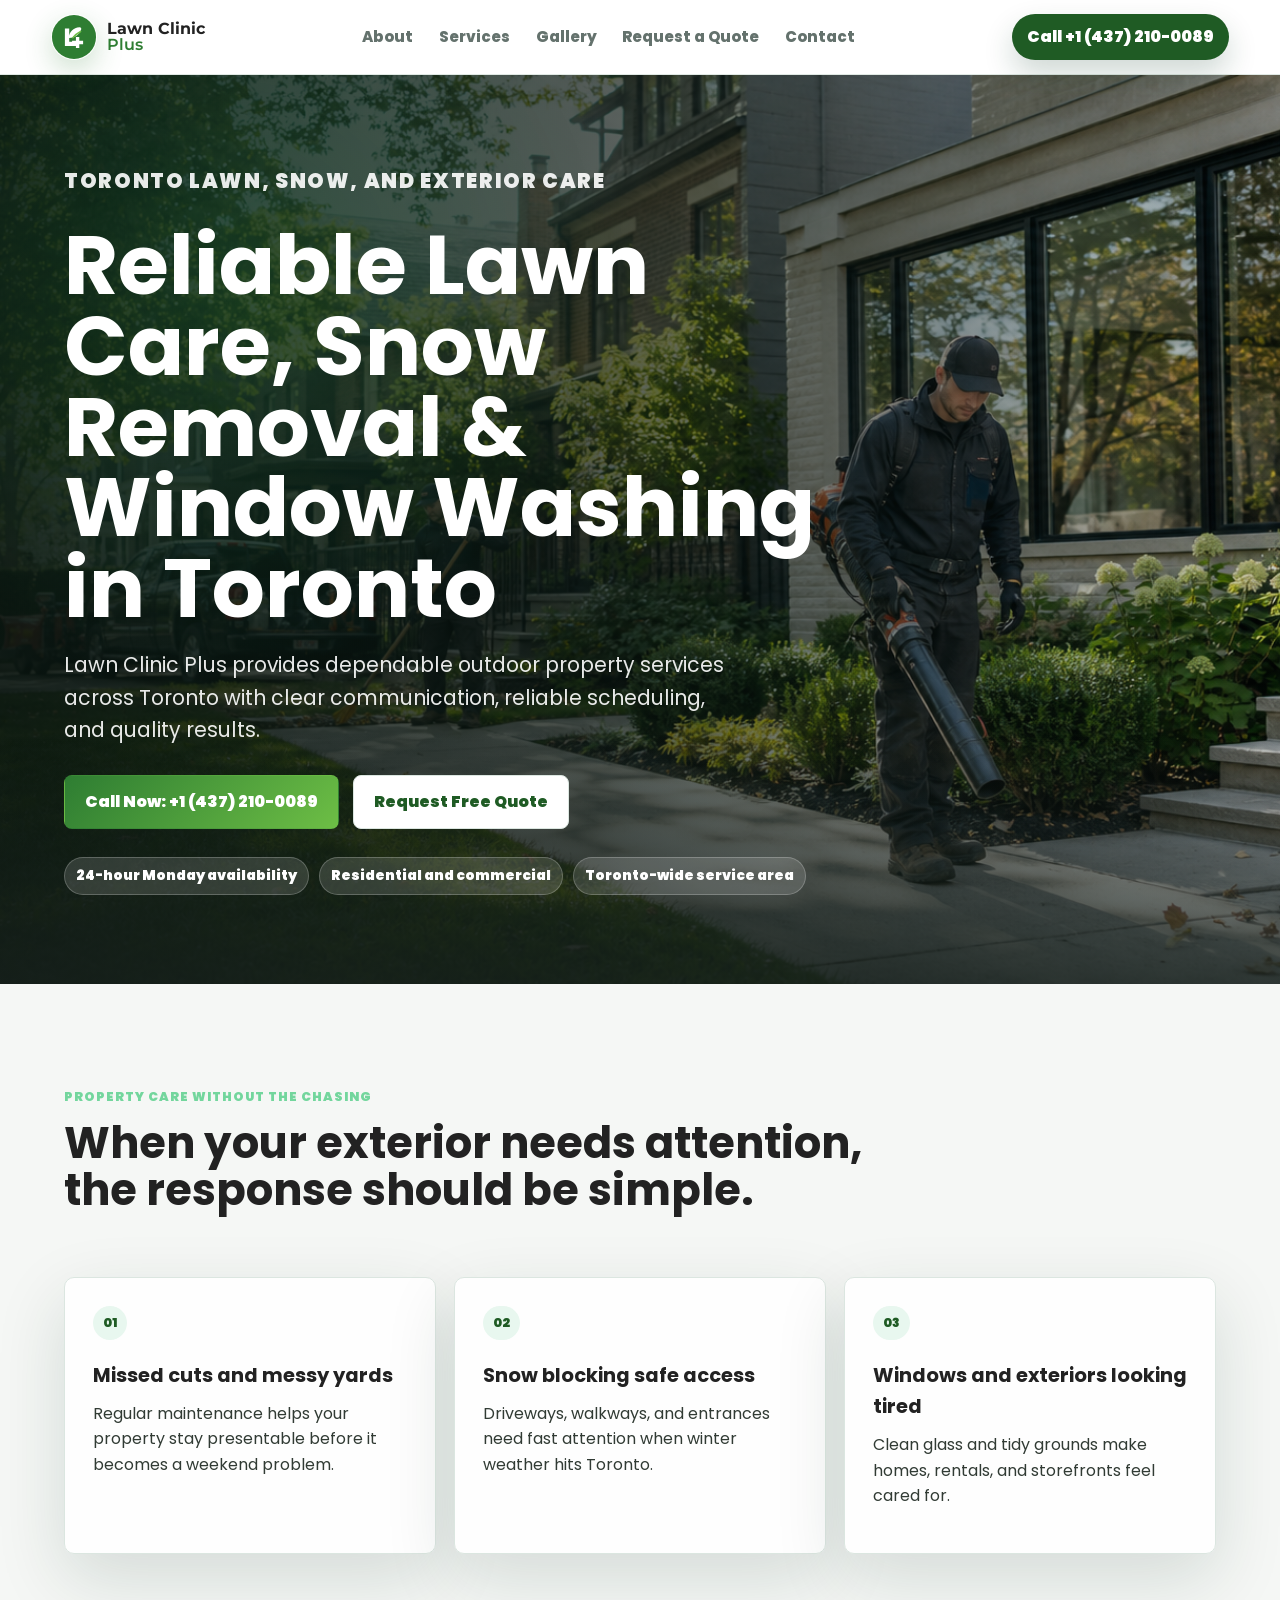
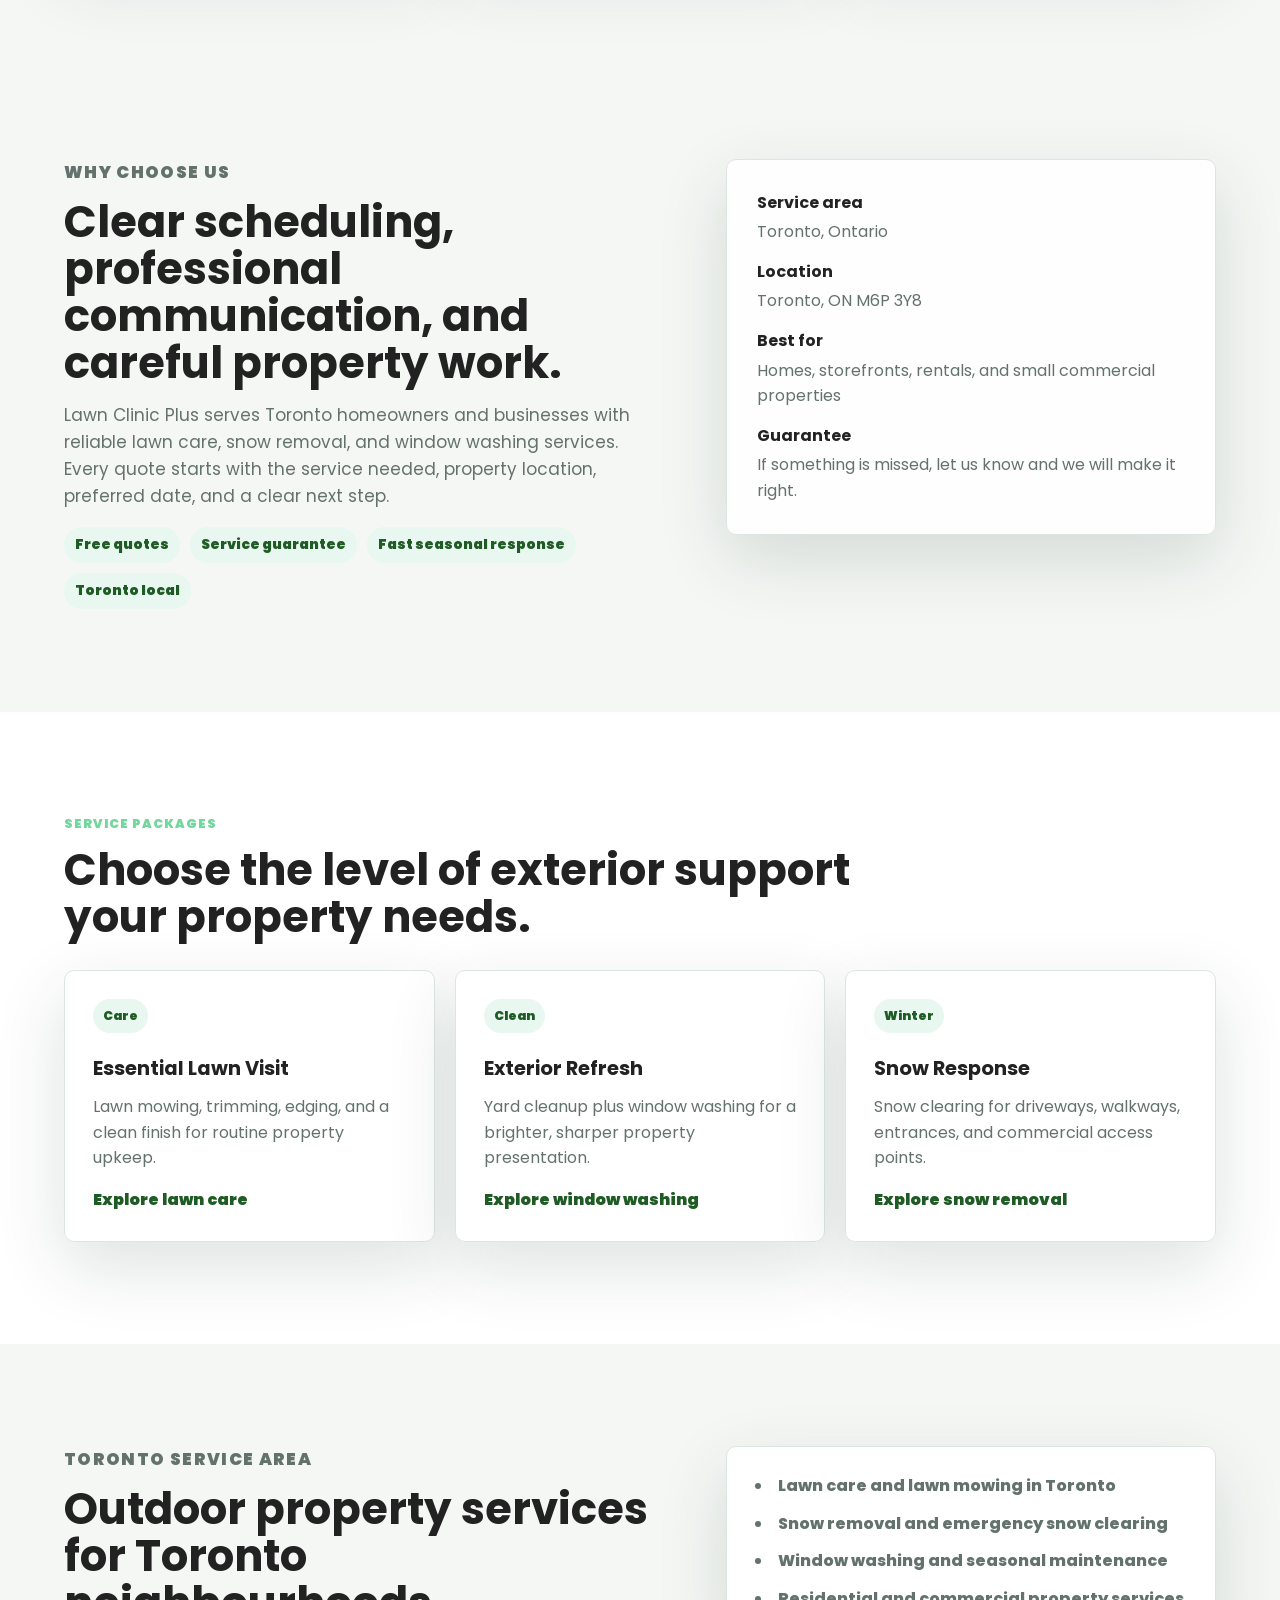
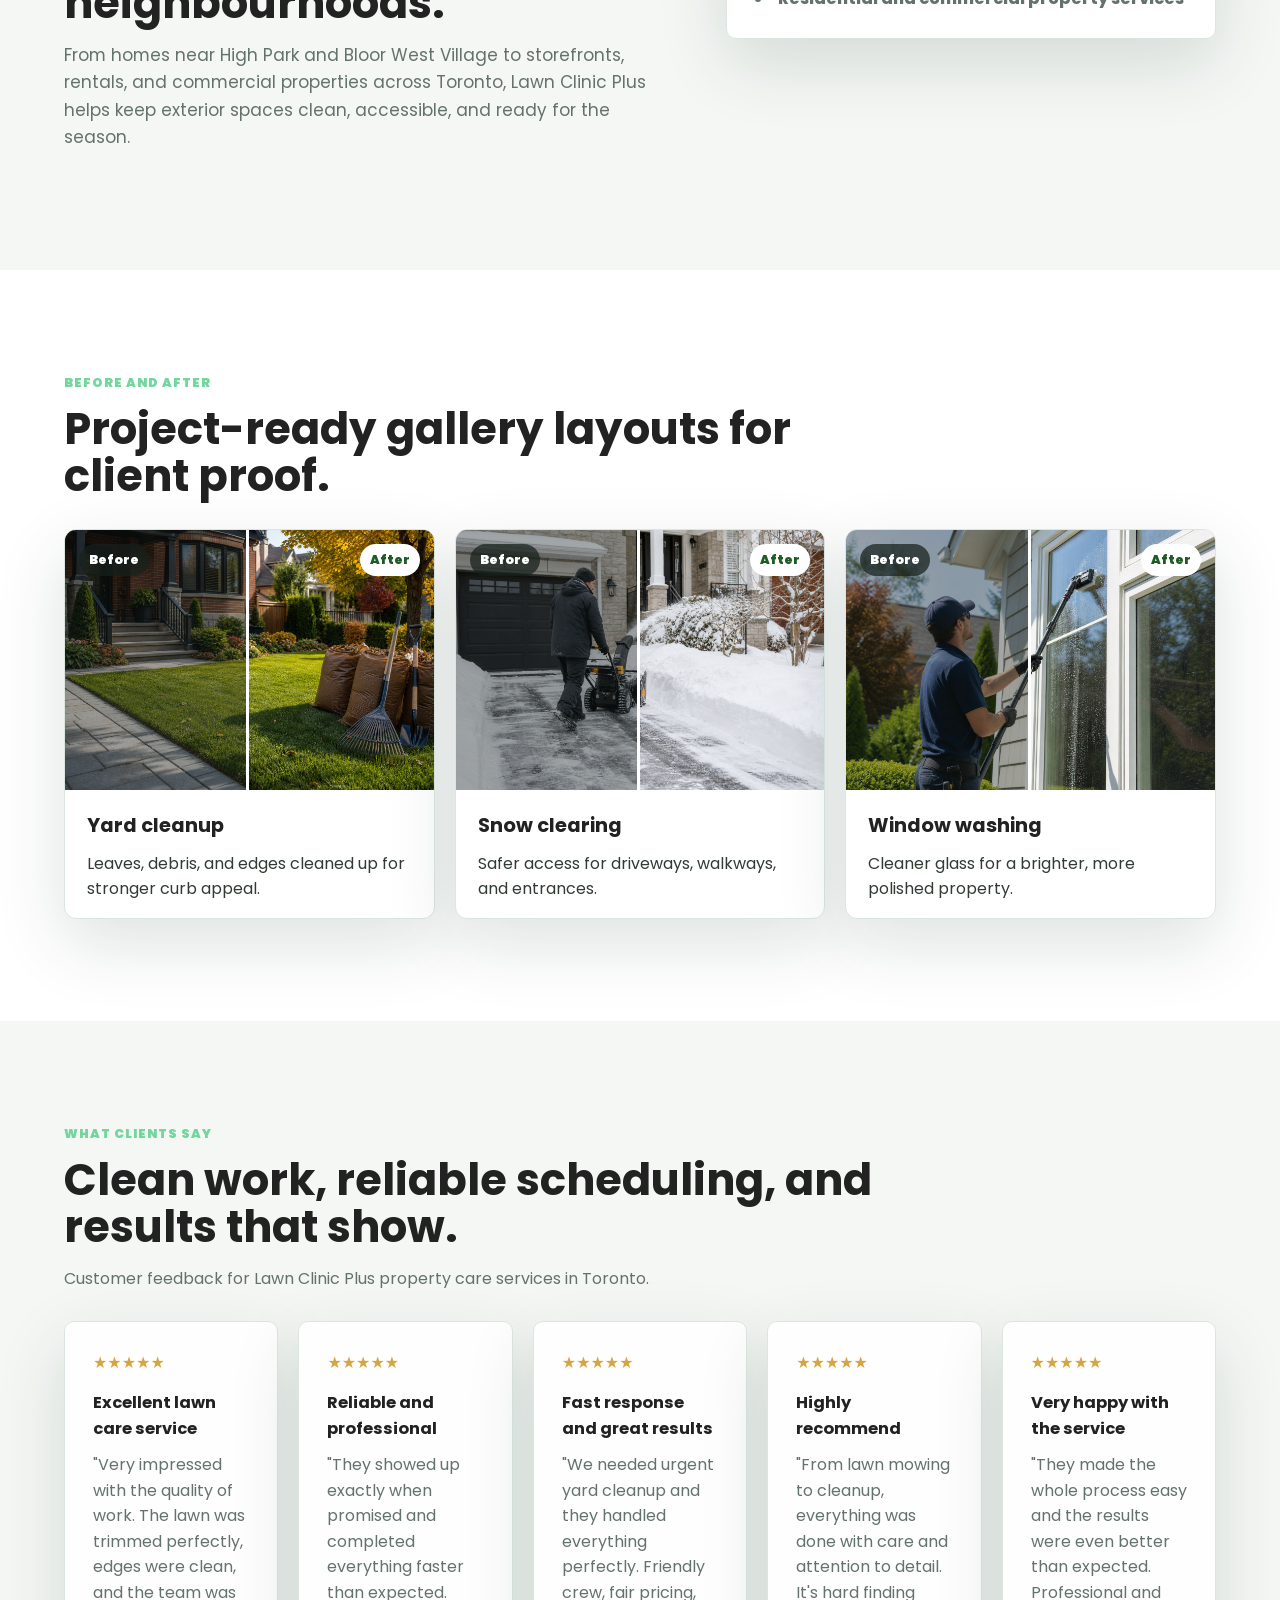
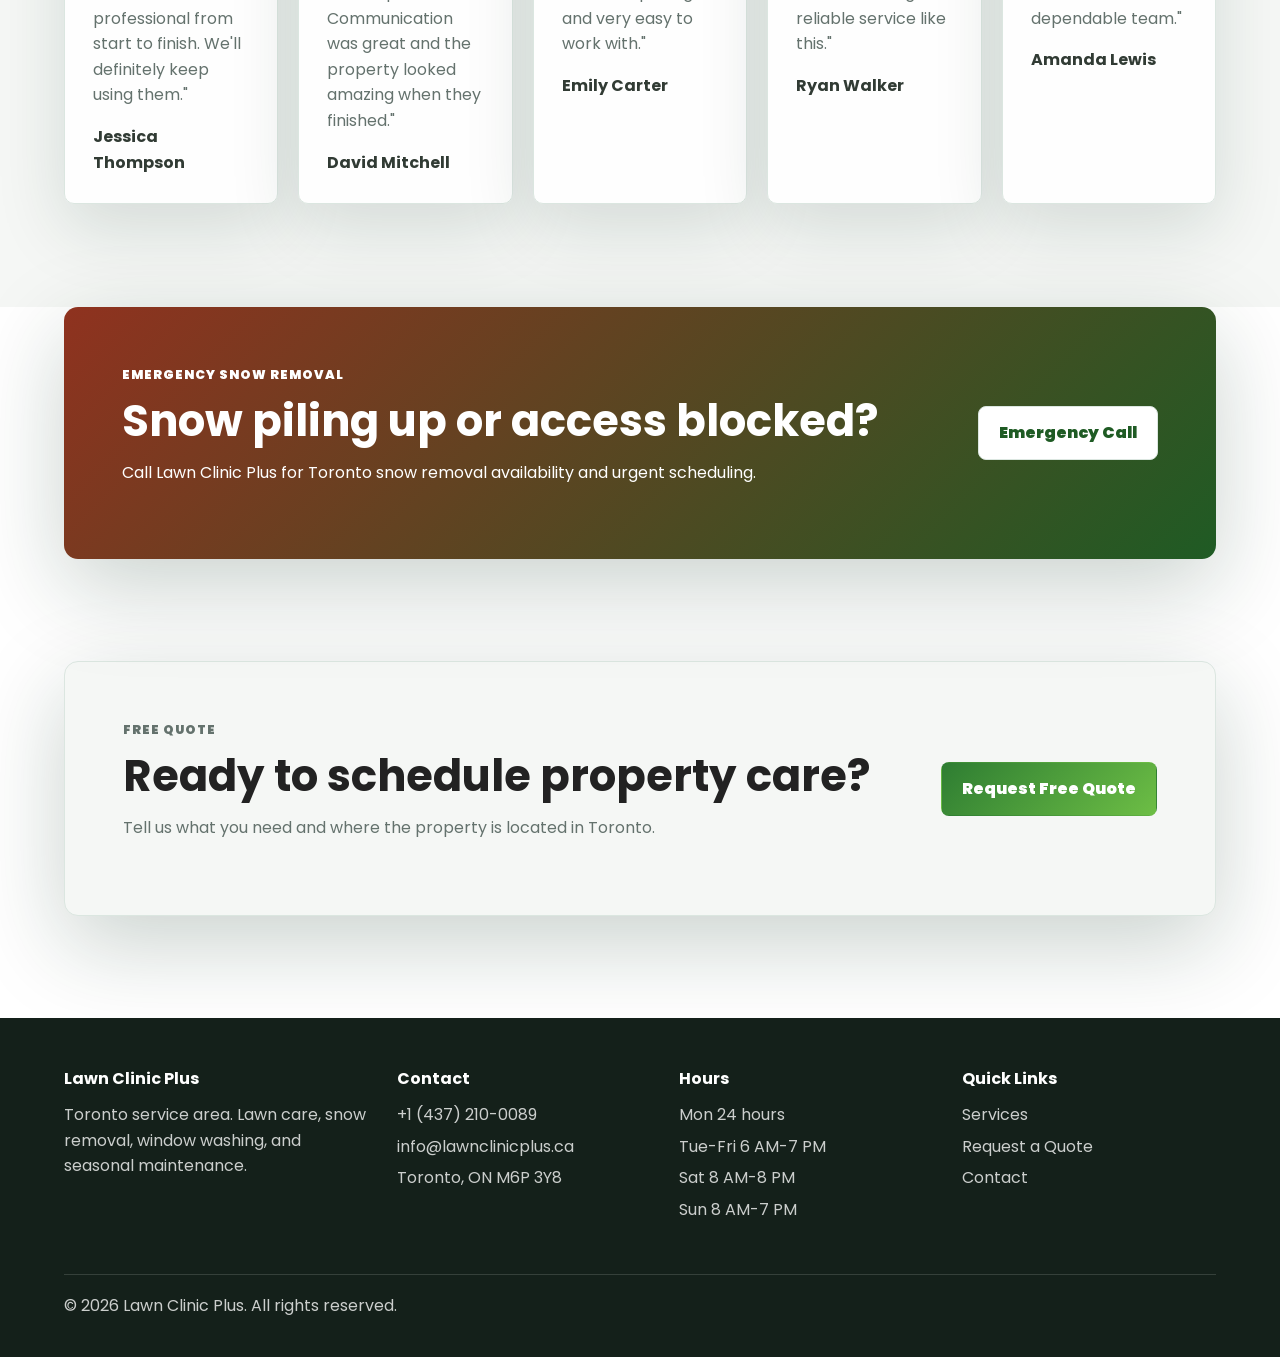
<file: index.html>
<!doctype html>
<html lang="en">
  <head>
    <meta charset="utf-8">
    <meta name="viewport" content="width=device-width, initial-scale=1">
    <title>Lawn Clinic Plus | Lawn Care, Snow Removal & Window Washing Toronto</title>
    <meta name="description" content="Lawn Clinic Plus provides lawn care, snow removal, and window washing services across Toronto, Ontario. Call +1 (437) 210-0089 to request a free quote today.">
    <meta name="keywords" content="lawn care Toronto, snow removal Toronto, window washing Toronto, lawn mowing Toronto, yard cleanup Toronto">
    <meta property="og:title" content="Lawn Clinic Plus | Toronto Lawn Care, Snow Removal & Window Washing">
    <meta property="og:description" content="Reliable outdoor property services for Toronto homes and commercial properties.">
    <meta property="og:image" content="https://samiaxx.github.io/lawnplus/assets/hero-property-care.png">
    <meta property="og:type" content="website">
    <link rel="icon" type="image/svg+xml" href="assets/favicon.svg">
    <link rel="preconnect" href="https://fonts.googleapis.com">
    <link rel="preconnect" href="https://fonts.gstatic.com" crossorigin>
    <link href="https://fonts.googleapis.com/css2?family=Montserrat:wght@500;600;700;800;900&family=Poppins:wght@500;600;700;800&display=swap" rel="stylesheet">
    <link rel="stylesheet" href="styles.css">
    <script type="application/ld+json">
      {
        "@context": "https://schema.org",
        "@type": "LocalBusiness",
        "name": "Lawn Clinic Plus",
        "image": "https://samiaxx.github.io/lawnplus/assets/hero-property-care.png",
        "telephone": "+14372100089",
        "address": {
          "@type": "PostalAddress",
          "addressLocality": "Toronto",
          "addressRegion": "ON",
          "postalCode": "M6P 3Y8",
          "addressCountry": "CA"
        },
        "areaServed": "Toronto, Ontario",
        "url": "https://samiaxx.github.io/lawnplus/",
        "priceRange": "$$",
        "openingHoursSpecification": [
          {"@type": "OpeningHoursSpecification", "dayOfWeek": "Monday", "opens": "00:00", "closes": "23:59"},
          {"@type": "OpeningHoursSpecification", "dayOfWeek": ["Tuesday","Wednesday","Thursday","Friday"], "opens": "06:00", "closes": "19:00"},
          {"@type": "OpeningHoursSpecification", "dayOfWeek": "Saturday", "opens": "08:00", "closes": "20:00"},
          {"@type": "OpeningHoursSpecification", "dayOfWeek": "Sunday", "opens": "08:00", "closes": "19:00"}
        ],
        "makesOffer": [
          {"@type": "Offer", "itemOffered": {"@type": "Service", "name": "Lawn care"}},
          {"@type": "Offer", "itemOffered": {"@type": "Service", "name": "Snow removal"}},
          {"@type": "Offer", "itemOffered": {"@type": "Service", "name": "Window washing"}}
        ]
      }
    </script>
  </head>
  <body>
    <header class="site-header">
      <a class="brand" href="index.html" aria-label="Lawn Clinic Plus home"><span class="brand-mark"><img src="assets/brand-mark.svg" alt="" aria-hidden="true"></span><span class="brand-text"><strong>Lawn Clinic</strong><em>Plus</em></span></a>
      <button class="nav-toggle" type="button" aria-expanded="false" aria-controls="site-nav">Menu</button>
      <nav class="site-nav" id="site-nav" aria-label="Main navigation">
        <a href="about.html">About</a><a href="services.html">Services</a><a href="gallery.html">Gallery</a><a href="quote.html">Request a Quote</a><a href="contact.html">Contact</a>
      </nav>
      <a class="header-call" href="tel:+14372100089">Call +1 (437) 210-0089</a>
    </header>

    <main>
      <section class="hero premium">
        <div class="hero-media"><img src="assets/hero-property-care.png" alt="Outdoor property care crew at a clean Toronto residential property"></div>
        <div class="hero-content">
          <p class="eyebrow">Toronto lawn, snow, and exterior care</p>
          <h1>Reliable Lawn Care, Snow Removal & Window Washing in Toronto</h1>
          <p>Lawn Clinic Plus provides dependable outdoor property services across Toronto with clear communication, reliable scheduling, and quality results.</p>
          <div class="hero-actions">
            <a class="button primary" href="tel:+14372100089">Call Now: +1 (437) 210-0089</a>
            <a class="button secondary" href="quote.html">Request Free Quote</a>
          </div>
          <div class="hero-proof" aria-label="Trust highlights">
            <span>24-hour Monday availability</span>
            <span>Residential and commercial</span>
            <span>Toronto-wide service area</span>
          </div>
        </div>
      </section>

      <section class="section pain-grid">
        <div class="section-heading">
          <p class="eyebrow">Property care without the chasing</p>
          <h2>When your exterior needs attention, the response should be simple.</h2>
        </div>
        <article><span class="icon-pill">01</span><h3>Missed cuts and messy yards</h3><p>Regular maintenance helps your property stay presentable before it becomes a weekend problem.</p></article>
        <article><span class="icon-pill">02</span><h3>Snow blocking safe access</h3><p>Driveways, walkways, and entrances need fast attention when winter weather hits Toronto.</p></article>
        <article><span class="icon-pill">03</span><h3>Windows and exteriors looking tired</h3><p>Clean glass and tidy grounds make homes, rentals, and storefronts feel cared for.</p></article>
      </section>

      <section class="section intro-grid alt">
        <div>
          <p class="eyebrow">Why choose us</p>
          <h2>Clear scheduling, professional communication, and careful property work.</h2>
          <p>Lawn Clinic Plus serves Toronto homeowners and businesses with reliable lawn care, snow removal, and window washing services. Every quote starts with the service needed, property location, preferred date, and a clear next step.</p>
          <div class="badge-row">
            <span>Free quotes</span><span>Service guarantee</span><span>Fast seasonal response</span><span>Toronto local</span>
          </div>
        </div>
        <div class="trust-panel upgraded">
          <div><strong>Service area</strong><span>Toronto, Ontario</span></div>
          <div><strong>Location</strong><span>Toronto, ON M6P 3Y8</span></div>
          <div><strong>Best for</strong><span>Homes, storefronts, rentals, and small commercial properties</span></div>
          <div><strong>Guarantee</strong><span>If something is missed, let us know and we will make it right.</span></div>
        </div>
      </section>

      <section class="section">
        <div class="section-heading">
          <p class="eyebrow">Service packages</p>
          <h2>Choose the level of exterior support your property needs.</h2>
        </div>
        <div class="package-grid">
          <article><span class="icon-pill">Care</span><h3>Essential Lawn Visit</h3><p>Lawn mowing, trimming, edging, and a clean finish for routine property upkeep.</p><a href="lawn-care.html">Explore lawn care</a></article>
          <article><span class="icon-pill">Clean</span><h3>Exterior Refresh</h3><p>Yard cleanup plus window washing for a brighter, sharper property presentation.</p><a href="window-washing.html">Explore window washing</a></article>
          <article><span class="icon-pill">Winter</span><h3>Snow Response</h3><p>Snow clearing for driveways, walkways, entrances, and commercial access points.</p><a href="snow-removal.html">Explore snow removal</a></article>
        </div>
      </section>

      <section class="section local-seo">
        <div>
          <p class="eyebrow">Toronto service area</p>
          <h2>Outdoor property services for Toronto neighbourhoods.</h2>
          <p>From homes near High Park and Bloor West Village to storefronts, rentals, and commercial properties across Toronto, Lawn Clinic Plus helps keep exterior spaces clean, accessible, and ready for the season.</p>
        </div>
        <ul>
          <li>Lawn care and lawn mowing in Toronto</li>
          <li>Snow removal and emergency snow clearing</li>
          <li>Window washing and seasonal maintenance</li>
          <li>Residential and commercial property services</li>
        </ul>
      </section>

      <section class="section before-after">
        <div class="section-heading">
          <p class="eyebrow">Before and after</p>
          <h2>Project-ready gallery layouts for client proof.</h2>
        </div>
        <div class="comparison-grid">
          <article><div class="split-photo"><img src="assets/yard-cleanup.png" alt="Yard cleanup finished result"><span>After</span></div><h3>Yard cleanup</h3><p>Leaves, debris, and edges cleaned up for stronger curb appeal.</p></article>
          <article><div class="split-photo"><img src="assets/snow-removal.png" alt="Snow cleared from driveway"><span>After</span></div><h3>Snow clearing</h3><p>Safer access for driveways, walkways, and entrances.</p></article>
          <article><div class="split-photo"><img src="assets/window-washing.png" alt="Clean exterior windows"><span>After</span></div><h3>Window washing</h3><p>Cleaner glass for a brighter, more polished property.</p></article>
        </div>
      </section>

      <section class="section testimonials">
        <div class="section-heading">
          <p class="eyebrow">What clients say</p>
          <h2>Clean work, reliable scheduling, and results that show.</h2>
          <p class="muted">Customer feedback for Lawn Clinic Plus property care services in Toronto.</p>
        </div>
        <div class="testimonial-grid expanded">
          <article><div class="stars">★★★★★</div><h3>Excellent lawn care service</h3><p>"Very impressed with the quality of work. The lawn was trimmed perfectly, edges were clean, and the team was professional from start to finish. We'll definitely keep using them."</p><strong>Jessica Thompson</strong></article>
          <article><div class="stars">★★★★★</div><h3>Reliable and professional</h3><p>"They showed up exactly when promised and completed everything faster than expected. Communication was great and the property looked amazing when they finished."</p><strong>David Mitchell</strong></article>
          <article><div class="stars">★★★★★</div><h3>Fast response and great results</h3><p>"We needed urgent yard cleanup and they handled everything perfectly. Friendly crew, fair pricing, and very easy to work with."</p><strong>Emily Carter</strong></article>
          <article><div class="stars">★★★★★</div><h3>Highly recommend</h3><p>"From lawn mowing to cleanup, everything was done with care and attention to detail. It's hard finding reliable service like this."</p><strong>Ryan Walker</strong></article>
          <article><div class="stars">★★★★★</div><h3>Very happy with the service</h3><p>"They made the whole process easy and the results were even better than expected. Professional and dependable team."</p><strong>Amanda Lewis</strong></article>
        </div>
      </section>

      <section class="cta-band emergency">
        <div>
          <p class="eyebrow">Emergency snow removal</p>
          <h2>Snow piling up or access blocked?</h2>
          <p>Call Lawn Clinic Plus for Toronto snow removal availability and urgent scheduling.</p>
        </div>
        <a class="button light" href="tel:+14372100089">Emergency Call</a>
      </section>

      <section class="section quote-strip">
        <div>
          <p class="eyebrow">Free quote</p>
          <h2>Ready to schedule property care?</h2>
          <p>Tell us what you need and where the property is located in Toronto.</p>
        </div>
        <a class="button primary" href="quote.html">Request Free Quote</a>
      </section>
    </main>

    <footer class="site-footer">
      <div><strong>Lawn Clinic Plus</strong><p>Toronto service area. Lawn care, snow removal, window washing, and seasonal maintenance.</p></div>
      <div><strong>Contact</strong><a href="tel:+14372100089">+1 (437) 210-0089</a><a href="mailto:info@lawnclinicplus.ca">info@lawnclinicplus.ca</a><a href="https://www.google.com/maps/search/?api=1&query=Toronto%2C%20ON%20M6P%203Y8%2C%20Canada">Toronto, ON M6P 3Y8</a></div>
      <div><strong>Hours</strong><span>Mon 24 hours</span><span>Tue-Fri 6 AM-7 PM</span><span>Sat 8 AM-8 PM</span><span>Sun 8 AM-7 PM</span></div>
      <div><strong>Quick Links</strong><a href="services.html">Services</a><a href="quote.html">Request a Quote</a><a href="contact.html">Contact</a></div>
      <p class="copyright">&copy; 2026 Lawn Clinic Plus. All rights reserved.</p>
    </footer>
    <div class="mobile-cta"><a href="tel:+14372100089">Call Now</a><a href="quote.html">Get Quote</a></div>
    <script src="script.js"></script>
  </body>
</html>
</file>
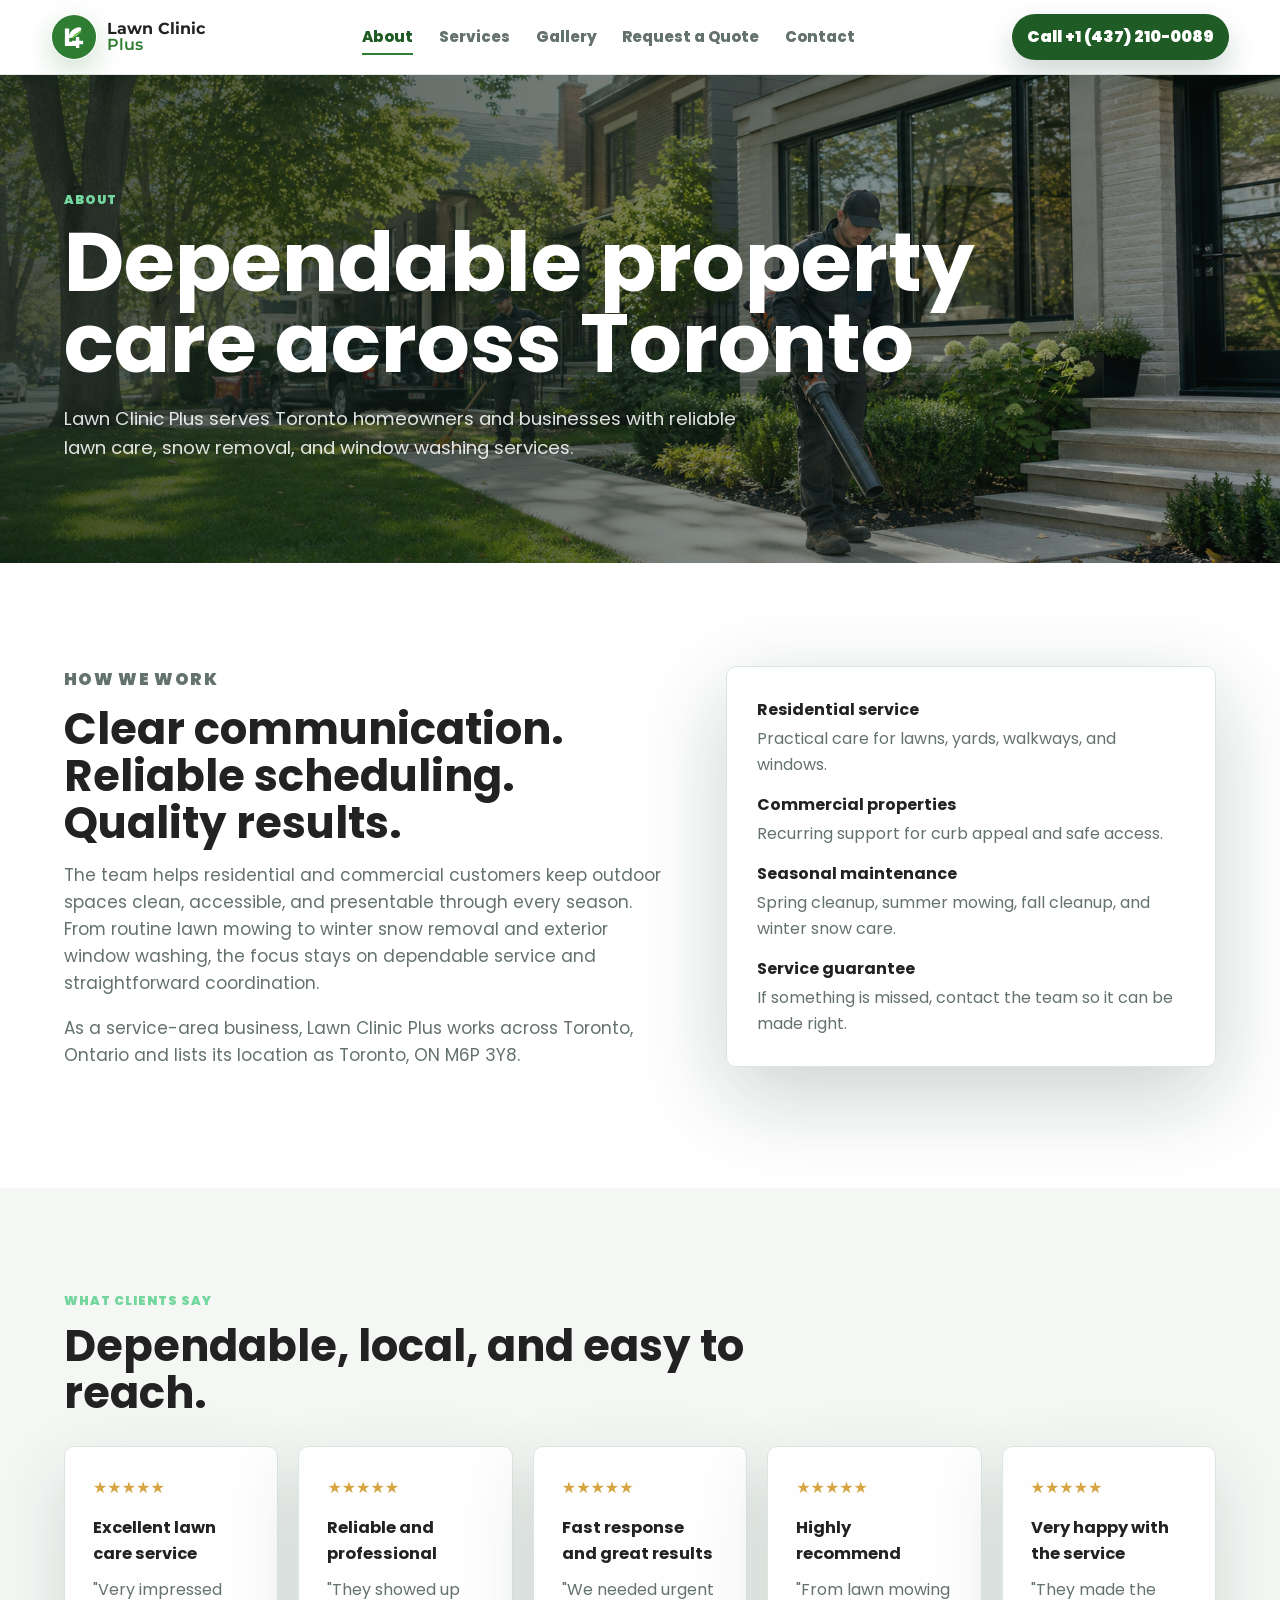
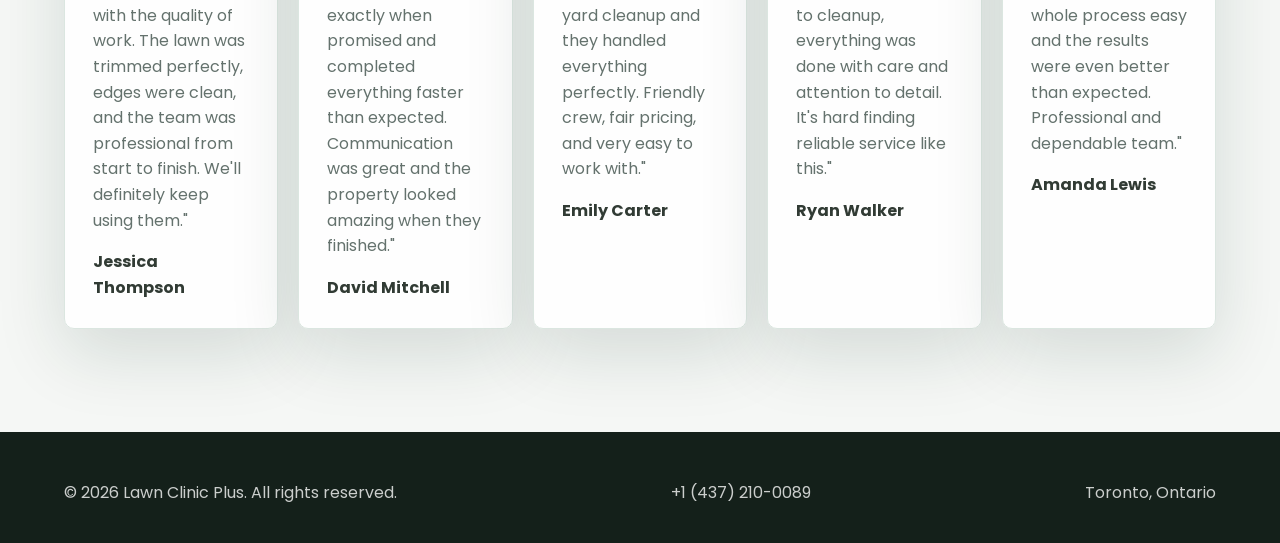
<file: about.html>
<!doctype html>
<html lang="en">
  <head>
    <meta charset="utf-8">
    <meta name="viewport" content="width=device-width, initial-scale=1">
    <title>About Lawn Clinic Plus | Toronto Outdoor Property Services</title>
    <meta name="description" content="Learn about Lawn Clinic Plus, a Toronto service-area business providing lawn care, snow removal, window washing, and seasonal property maintenance.">
    <meta name="keywords" content="about Lawn Clinic Plus, Toronto property services, lawn and snow service Toronto">
    <meta property="og:title" content="About Lawn Clinic Plus">
    <meta property="og:image" content="https://samiaxx.github.io/lawnplus/assets/hero-property-care.png">
    <link rel="icon" type="image/svg+xml" href="assets/favicon.svg">
    <link rel="preconnect" href="https://fonts.googleapis.com">
    <link rel="preconnect" href="https://fonts.gstatic.com" crossorigin>
    <link href="https://fonts.googleapis.com/css2?family=Montserrat:wght@500;600;700;800;900&family=Poppins:wght@500;600;700;800&display=swap" rel="stylesheet">
    <link rel="stylesheet" href="styles.css">
  </head>
  <body>
    <header class="site-header">
      <a class="brand" href="index.html"><span class="brand-mark"><img src="assets/brand-mark.svg" alt="" aria-hidden="true"></span><span class="brand-text"><strong>Lawn Clinic</strong><em>Plus</em></span></a>
      <button class="nav-toggle" type="button" aria-expanded="false" aria-controls="site-nav">Menu</button>
      <nav class="site-nav" id="site-nav" aria-label="Main navigation">
        <a class="active" href="about.html">About</a><a href="services.html">Services</a><a href="gallery.html">Gallery</a><a href="quote.html">Request a Quote</a><a href="contact.html">Contact</a>
      </nav>
      <a class="header-call" href="tel:+14372100089">Call +1 (437) 210-0089</a>
    </header>
    <main>
      <section class="page-hero compact">
        <p class="eyebrow">About</p>
        <h1>Dependable property care across Toronto</h1>
        <p>Lawn Clinic Plus serves Toronto homeowners and businesses with reliable lawn care, snow removal, and window washing services.</p>
      </section>
      <section class="section two-column">
        <div>
          <p class="eyebrow">How we work</p>
          <h2>Clear communication. Reliable scheduling. Quality results.</h2>
          <p>The team helps residential and commercial customers keep outdoor spaces clean, accessible, and presentable through every season. From routine lawn mowing to winter snow removal and exterior window washing, the focus stays on dependable service and straightforward coordination.</p>
          <p>As a service-area business, Lawn Clinic Plus works across Toronto, Ontario and lists its location as Toronto, ON M6P 3Y8.</p>
        </div>
        <div class="value-list elevated">
          <div><strong>Residential service</strong><span>Practical care for lawns, yards, walkways, and windows.</span></div>
          <div><strong>Commercial properties</strong><span>Recurring support for curb appeal and safe access.</span></div>
          <div><strong>Seasonal maintenance</strong><span>Spring cleanup, summer mowing, fall cleanup, and winter snow care.</span></div>
          <div><strong>Service guarantee</strong><span>If something is missed, contact the team so it can be made right.</span></div>
        </div>
      </section>
      <section class="section testimonials">
        <div class="section-heading"><p class="eyebrow">What clients say</p><h2>Dependable, local, and easy to reach.</h2></div>
        <div class="testimonial-grid expanded">
          <article><div class="stars">★★★★★</div><h3>Excellent lawn care service</h3><p>"Very impressed with the quality of work. The lawn was trimmed perfectly, edges were clean, and the team was professional from start to finish. We'll definitely keep using them."</p><strong>Jessica Thompson</strong></article>
          <article><div class="stars">★★★★★</div><h3>Reliable and professional</h3><p>"They showed up exactly when promised and completed everything faster than expected. Communication was great and the property looked amazing when they finished."</p><strong>David Mitchell</strong></article>
          <article><div class="stars">★★★★★</div><h3>Fast response and great results</h3><p>"We needed urgent yard cleanup and they handled everything perfectly. Friendly crew, fair pricing, and very easy to work with."</p><strong>Emily Carter</strong></article>
          <article><div class="stars">★★★★★</div><h3>Highly recommend</h3><p>"From lawn mowing to cleanup, everything was done with care and attention to detail. It's hard finding reliable service like this."</p><strong>Ryan Walker</strong></article>
          <article><div class="stars">★★★★★</div><h3>Very happy with the service</h3><p>"They made the whole process easy and the results were even better than expected. Professional and dependable team."</p><strong>Amanda Lewis</strong></article>
        </div>
      </section>
    </main>
    <footer class="site-footer mini"><p>&copy; 2026 Lawn Clinic Plus. All rights reserved.</p><a href="tel:+14372100089">+1 (437) 210-0089</a><span>Toronto, Ontario</span></footer>
    <div class="mobile-cta"><a href="tel:+14372100089">Call Now</a><a href="quote.html">Get Quote</a></div>
    <script src="script.js"></script>
  </body>
</html>
</file>
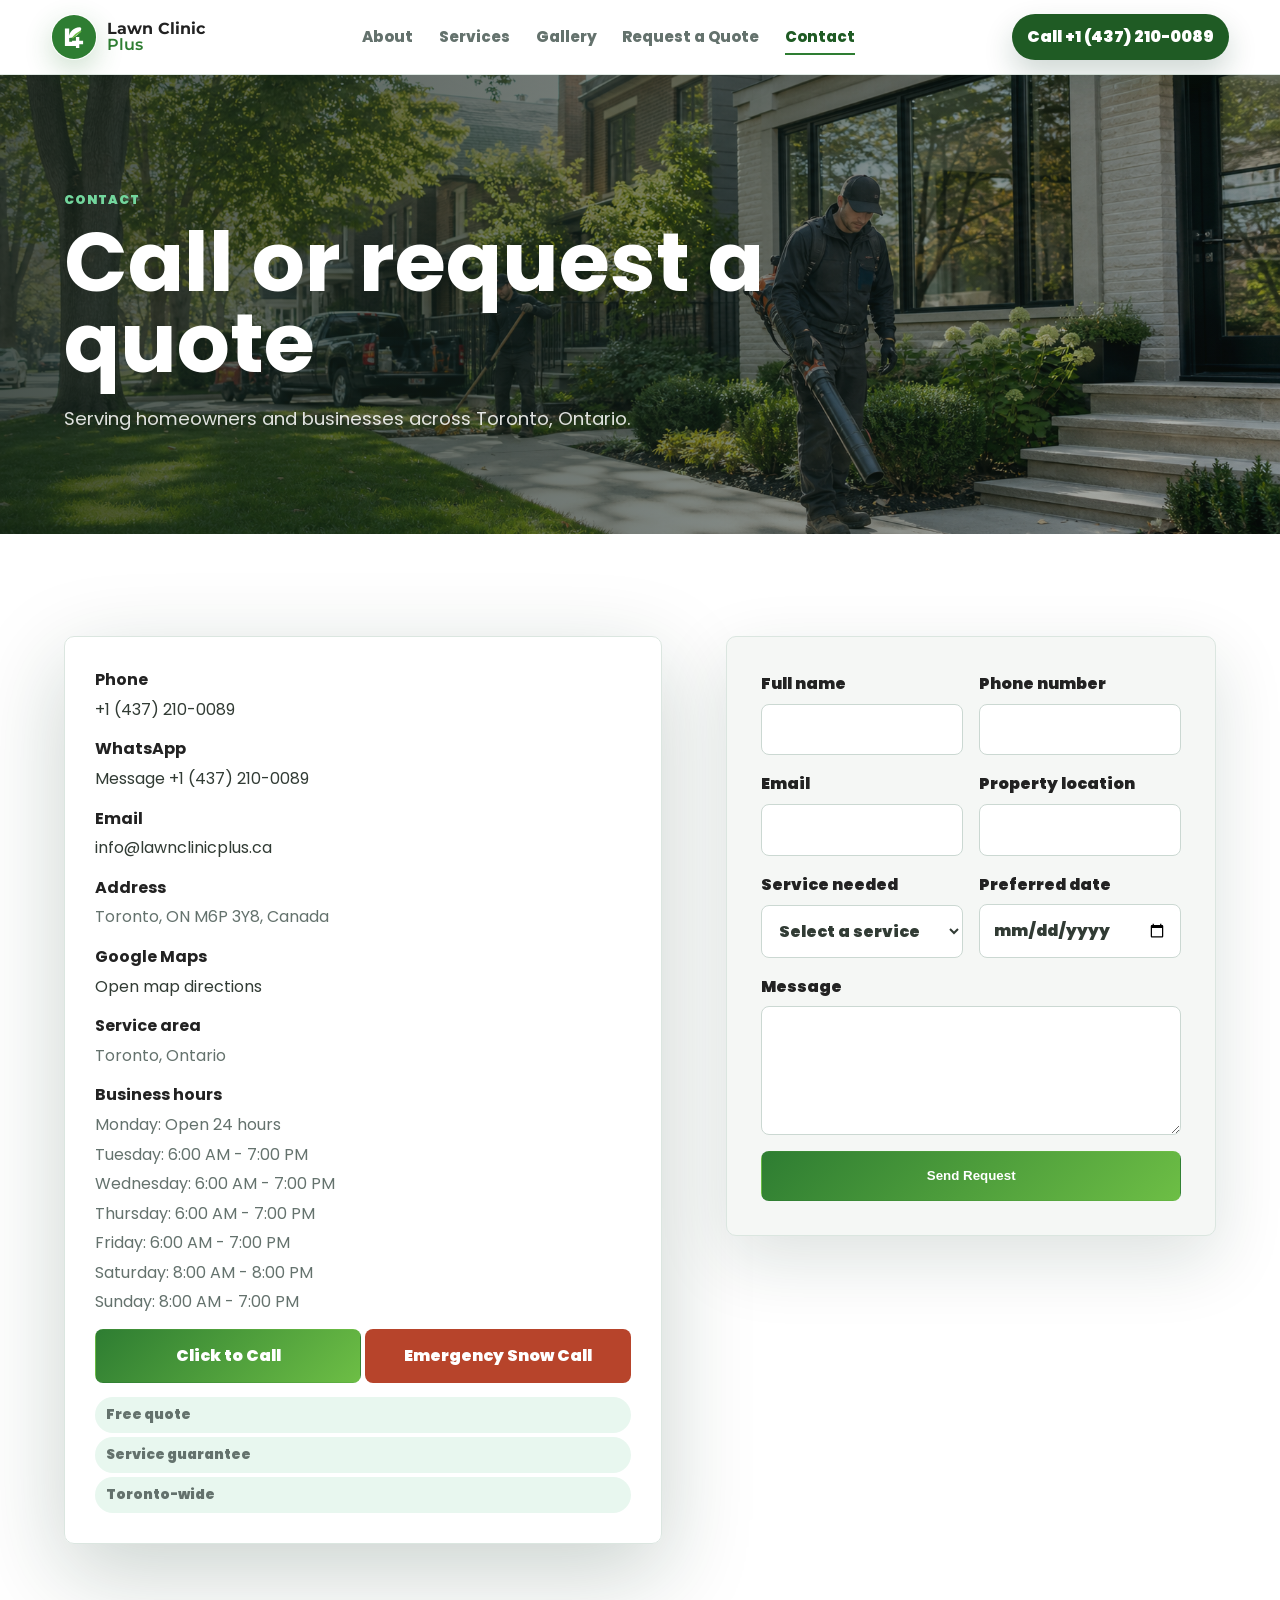
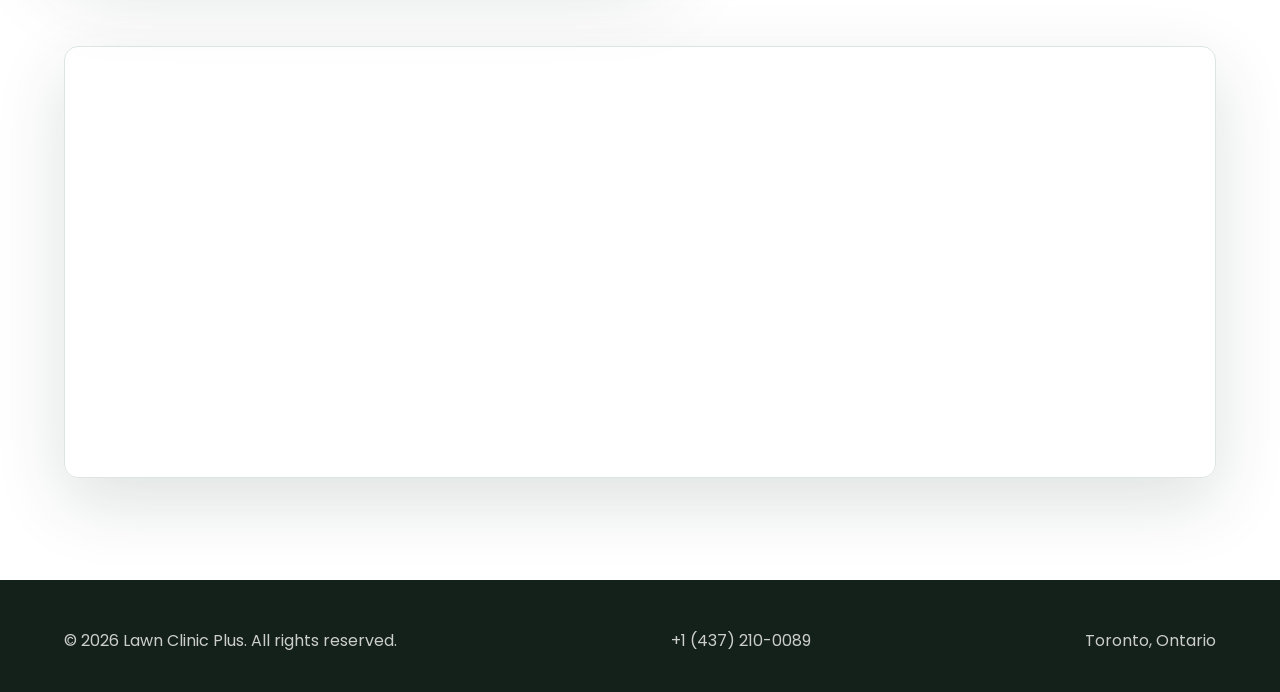
<file: contact.html>
<!doctype html>
<html lang="en">
  <head>
    <meta charset="utf-8">
    <meta name="viewport" content="width=device-width, initial-scale=1">
    <title>Contact Lawn Clinic Plus | Toronto Lawn, Snow & Window Services</title>
    <meta name="description" content="Contact Lawn Clinic Plus in Toronto, Ontario for lawn care, snow removal, window washing, and outdoor property services. Call +1 (437) 210-0089.">
    <meta name="keywords" content="contact Lawn Clinic Plus, Toronto lawn care phone, Toronto snow removal contact">
    <meta property="og:title" content="Contact Lawn Clinic Plus Toronto">
    <meta property="og:image" content="https://samiaxx.github.io/lawnplus/assets/hero-property-care.png">
    <link rel="icon" type="image/svg+xml" href="assets/favicon.svg">
    <link rel="preconnect" href="https://fonts.googleapis.com">
    <link rel="preconnect" href="https://fonts.gstatic.com" crossorigin>
    <link href="https://fonts.googleapis.com/css2?family=Montserrat:wght@500;600;700;800;900&family=Poppins:wght@500;600;700;800&display=swap" rel="stylesheet">
    <link rel="stylesheet" href="styles.css">
  </head>
  <body>
    <header class="site-header">
      <a class="brand" href="index.html"><span class="brand-mark"><img src="assets/brand-mark.svg" alt="" aria-hidden="true"></span><span class="brand-text"><strong>Lawn Clinic</strong><em>Plus</em></span></a>
      <button class="nav-toggle" type="button" aria-expanded="false" aria-controls="site-nav">Menu</button>
      <nav class="site-nav" id="site-nav" aria-label="Main navigation">
        <a href="about.html">About</a><a href="services.html">Services</a><a href="gallery.html">Gallery</a><a href="quote.html">Request a Quote</a><a class="active" href="contact.html">Contact</a>
      </nav>
      <a class="header-call" href="tel:+14372100089">Call +1 (437) 210-0089</a>
    </header>
    <main>
      <section class="page-hero compact">
        <p class="eyebrow">Contact</p>
        <h1>Call or request a quote</h1>
        <p>Serving homeowners and businesses across Toronto, Ontario.</p>
      </section>
      <section class="section contact-layout">
        <div class="contact-details elevated">
          <div><strong>Phone</strong><a href="tel:+14372100089">+1 (437) 210-0089</a></div>
          <div><strong>WhatsApp</strong><a href="https://wa.me/14372100089">Message +1 (437) 210-0089</a></div>
          <div><strong>Email</strong><a href="mailto:info@lawnclinicplus.ca">info@lawnclinicplus.ca</a></div>
          <div><strong>Address</strong><span>Toronto, ON M6P 3Y8, Canada</span></div>
          <div><strong>Google Maps</strong><a href="https://www.google.com/maps/search/?api=1&query=Toronto%2C%20ON%20M6P%203Y8%2C%20Canada">Open map directions</a></div>
          <div><strong>Service area</strong><span>Toronto, Ontario</span></div>
          <div class="hours">
            <strong>Business hours</strong>
            <span>Monday: Open 24 hours</span><span>Tuesday: 6:00 AM - 7:00 PM</span><span>Wednesday: 6:00 AM - 7:00 PM</span><span>Thursday: 6:00 AM - 7:00 PM</span><span>Friday: 6:00 AM - 7:00 PM</span><span>Saturday: 8:00 AM - 8:00 PM</span><span>Sunday: 8:00 AM - 7:00 PM</span>
          </div>
          <div class="contact-actions"><a class="button primary" href="tel:+14372100089">Click to Call</a><a class="button emergency-button" href="tel:+14372100089">Emergency Snow Call</a></div>
          <div class="mini-badges"><span>Free quote</span><span>Service guarantee</span><span>Toronto-wide</span></div>
        </div>
        <form class="quote-form compact-form premium-form" name="contact-request" method="POST" action="https://formsubmit.co/info@lawnclinicplus.ca" data-form>
          <input type="hidden" name="_subject" value="New Lawn Clinic Plus contact request">
          <input type="hidden" name="_template" value="table">
          <input type="hidden" name="_captcha" value="false">
          <input type="hidden" name="_next" value="https://samiaxx.github.io/lawnplus/thank-you.html">
          <p class="hidden"><label>Do not fill this out <input name="_honey"></label></p>
          <label>Full name<input name="name" autocomplete="name" required></label>
          <label>Phone number<input name="phone" type="tel" autocomplete="tel" required></label>
          <label>Email<input name="email" type="email" autocomplete="email" required></label>
          <label>Property location<input name="location" required></label>
          <label>Service needed<select name="service" required><option value="">Select a service</option><option>Lawn care</option><option>Snow removal</option><option>Window washing</option><option>Lawn mowing</option><option>Yard cleanup</option><option>Seasonal maintenance</option><option>Residential services</option><option>Commercial property services</option></select></label>
          <label>Preferred date<input name="date" type="date"></label>
          <label class="full">Message<textarea name="message" rows="4" required></textarea></label>
          <button class="button primary" type="submit">Send Request</button>
          <p class="form-note" data-form-note hidden>Thanks. This form is configured to email info@lawnclinicplus.ca. Please call +1 (437) 210-0089 for the fastest response.</p>
        </form>
      </section>
      <section class="map-wrap" aria-label="Map of Toronto ON M6P 3Y8">
        <iframe title="Google Map showing Toronto ON M6P 3Y8" loading="lazy" referrerpolicy="no-referrer-when-downgrade" src="https://www.google.com/maps?q=Toronto%2C%20ON%20M6P%203Y8%2C%20Canada&output=embed"></iframe>
      </section>
    </main>
    <footer class="site-footer mini"><p>&copy; 2026 Lawn Clinic Plus. All rights reserved.</p><a href="tel:+14372100089">+1 (437) 210-0089</a><span>Toronto, Ontario</span></footer>
    <div class="mobile-cta"><a href="tel:+14372100089">Call Now</a><a href="quote.html">Get Quote</a></div>
    <script src="script.js"></script>
  </body>
</html>
</file>
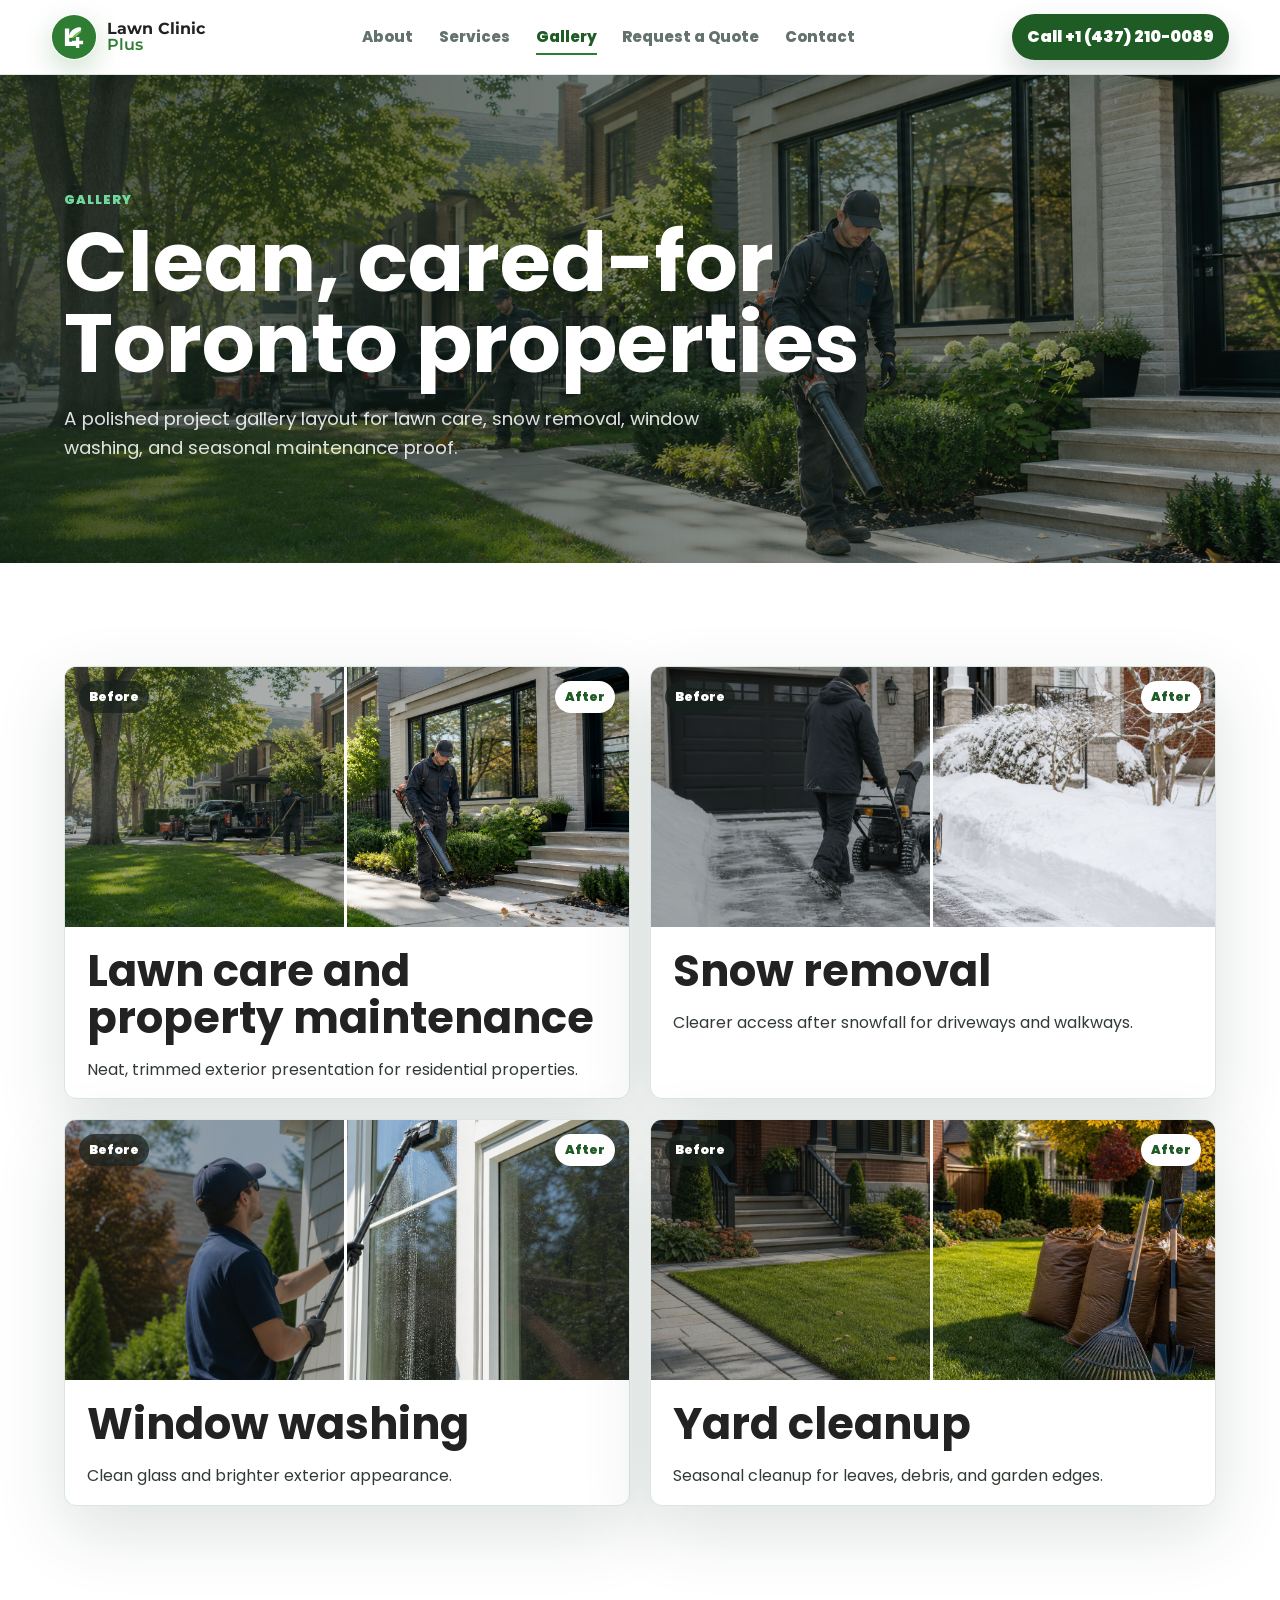
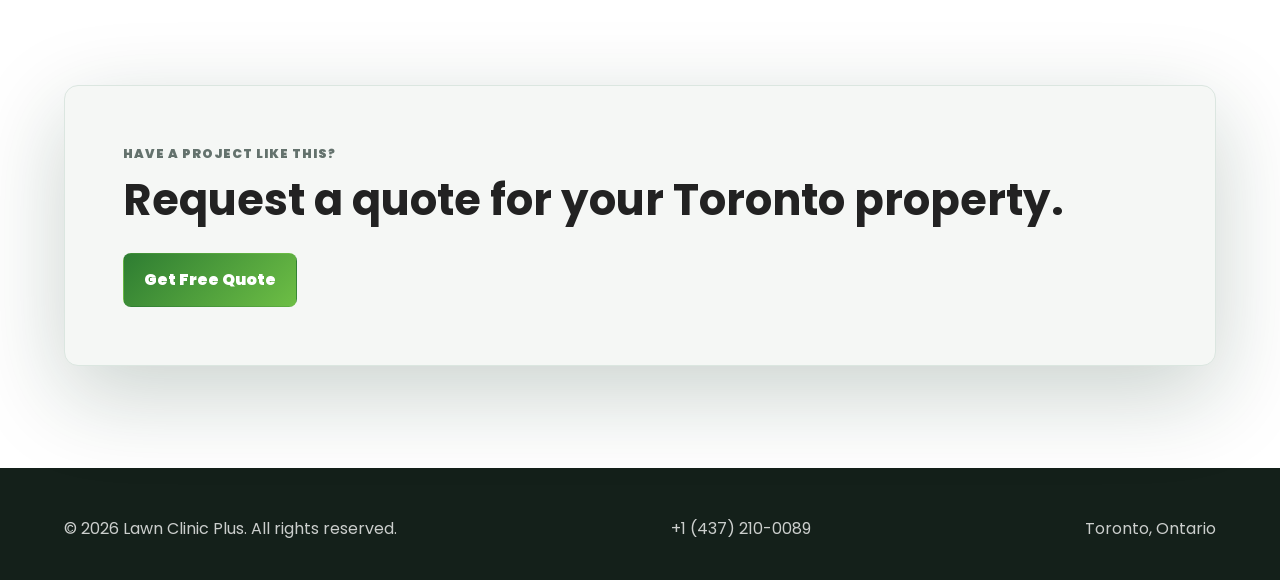
<file: gallery.html>
<!doctype html>
<html lang="en">
  <head>
    <meta charset="utf-8">
    <meta name="viewport" content="width=device-width, initial-scale=1">
    <title>Gallery | Lawn Clinic Plus Toronto Project Examples</title>
    <meta name="description" content="View Lawn Clinic Plus lawn care, snow removal, window washing, yard cleanup, and before-after project examples for Toronto properties.">
    <meta name="keywords" content="Lawn Clinic Plus gallery, Toronto lawn care photos, snow removal photos, window washing photos">
    <meta property="og:title" content="Gallery | Lawn Clinic Plus Toronto">
    <meta property="og:image" content="https://samiaxx.github.io/lawnplus/assets/yard-cleanup.png">
    <link rel="icon" type="image/svg+xml" href="assets/favicon.svg">
    <link rel="preconnect" href="https://fonts.googleapis.com">
    <link rel="preconnect" href="https://fonts.gstatic.com" crossorigin>
    <link href="https://fonts.googleapis.com/css2?family=Montserrat:wght@500;600;700;800;900&family=Poppins:wght@500;600;700;800&display=swap" rel="stylesheet">
    <link rel="stylesheet" href="styles.css">
  </head>
  <body>
    <header class="site-header">
      <a class="brand" href="index.html"><span class="brand-mark"><img src="assets/brand-mark.svg" alt="" aria-hidden="true"></span><span class="brand-text"><strong>Lawn Clinic</strong><em>Plus</em></span></a>
      <button class="nav-toggle" type="button" aria-expanded="false" aria-controls="site-nav">Menu</button>
      <nav class="site-nav" id="site-nav" aria-label="Main navigation">
        <a href="about.html">About</a><a href="services.html">Services</a><a class="active" href="gallery.html">Gallery</a><a href="quote.html">Request a Quote</a><a href="contact.html">Contact</a>
      </nav>
      <a class="header-call" href="tel:+14372100089">Call +1 (437) 210-0089</a>
    </header>
    <main>
      <section class="page-hero compact">
        <p class="eyebrow">Gallery</p>
        <h1>Clean, cared-for Toronto properties</h1>
        <p>A polished project gallery layout for lawn care, snow removal, window washing, and seasonal maintenance proof.</p>
      </section>
      <section class="section comparison-grid large">
        <article><div class="split-photo"><img src="assets/hero-property-care.png" alt="Clean residential lawn and exterior care"><span>After</span></div><h2>Lawn care and property maintenance</h2><p>Neat, trimmed exterior presentation for residential properties.</p></article>
        <article><div class="split-photo"><img src="assets/snow-removal.png" alt="Snow removal on a driveway"><span>After</span></div><h2>Snow removal</h2><p>Clearer access after snowfall for driveways and walkways.</p></article>
        <article><div class="split-photo"><img src="assets/window-washing.png" alt="Exterior home window washing"><span>After</span></div><h2>Window washing</h2><p>Clean glass and brighter exterior appearance.</p></article>
        <article><div class="split-photo"><img src="assets/yard-cleanup.png" alt="Yard cleanup and lawn maintenance"><span>After</span></div><h2>Yard cleanup</h2><p>Seasonal cleanup for leaves, debris, and garden edges.</p></article>
      </section>
      <section class="section quote-strip"><div><p class="eyebrow">Have a project like this?</p><h2>Request a quote for your Toronto property.</h2></div><a class="button primary" href="quote.html">Get Free Quote</a></section>
    </main>
    <footer class="site-footer mini"><p>&copy; 2026 Lawn Clinic Plus. All rights reserved.</p><a href="tel:+14372100089">+1 (437) 210-0089</a><span>Toronto, Ontario</span></footer>
    <div class="mobile-cta"><a href="tel:+14372100089">Call Now</a><a href="quote.html">Get Quote</a></div>
    <script src="script.js"></script>
  </body>
</html>
</file>
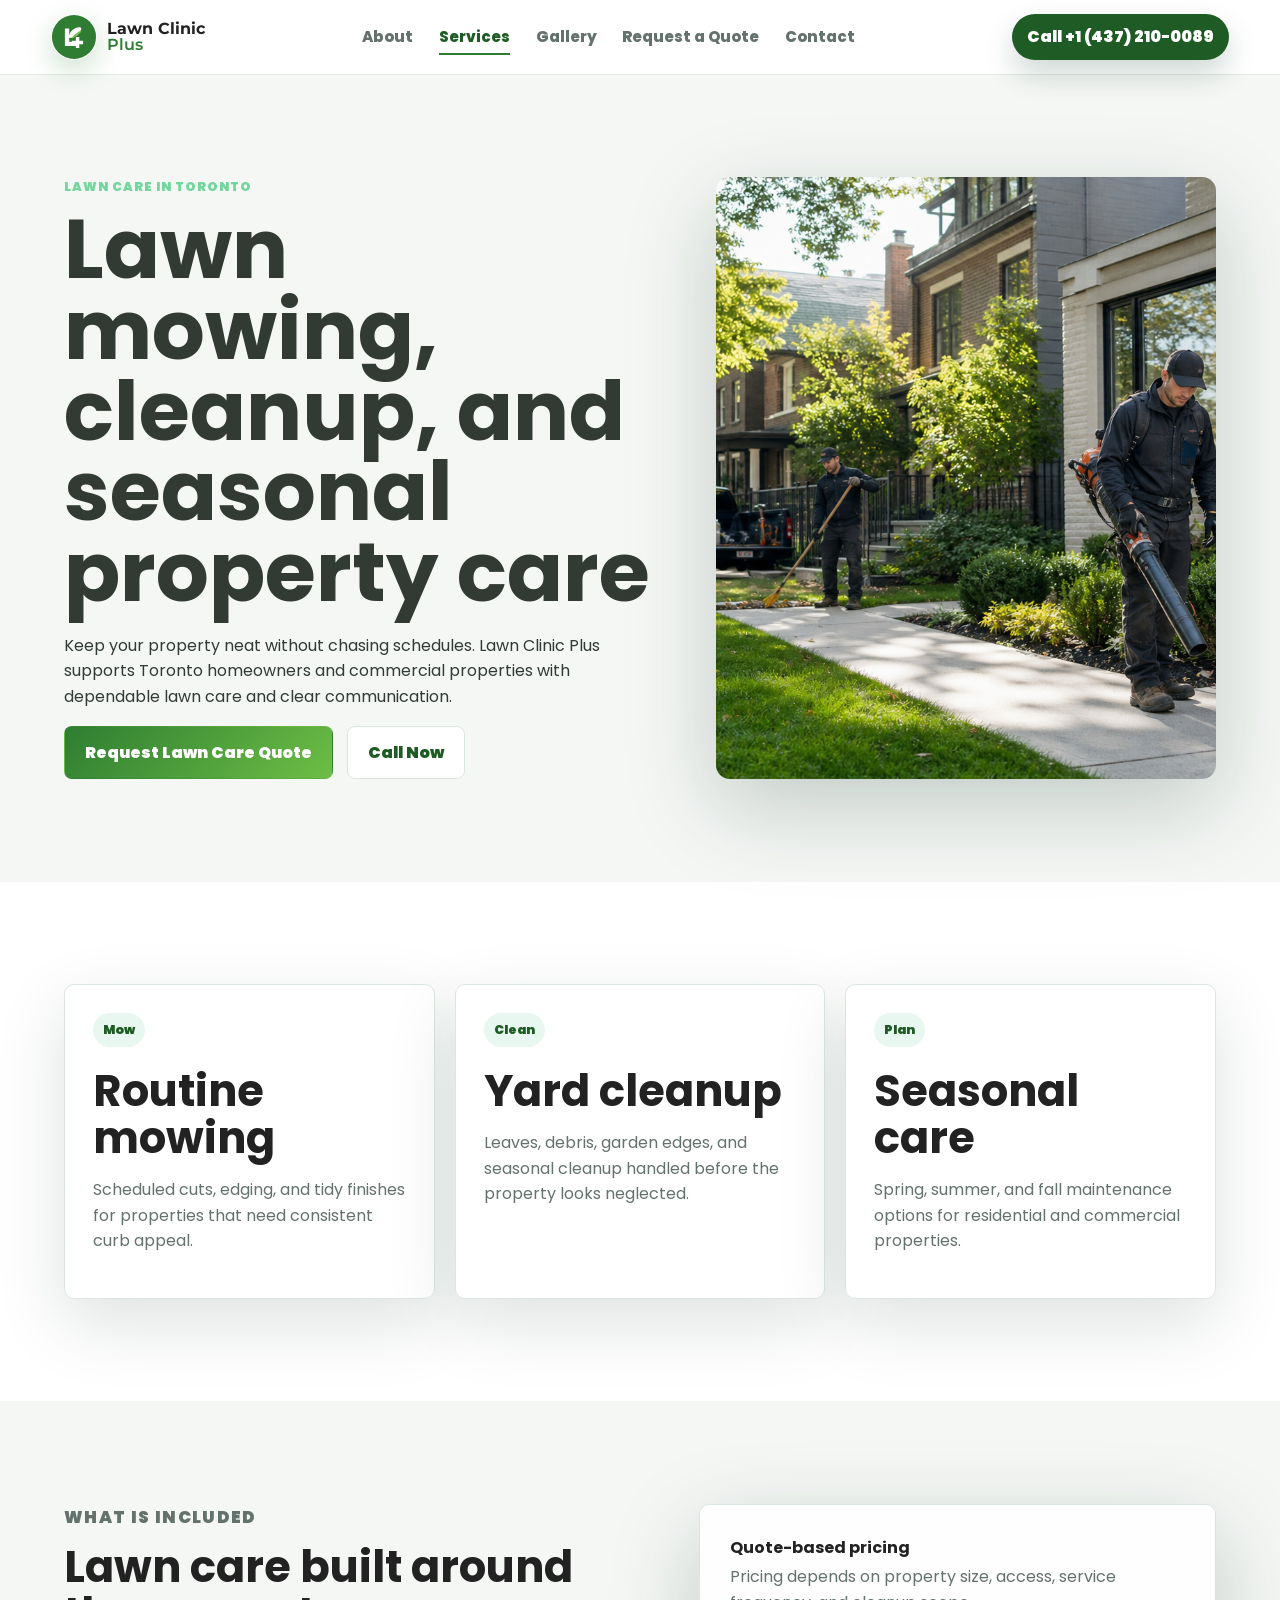
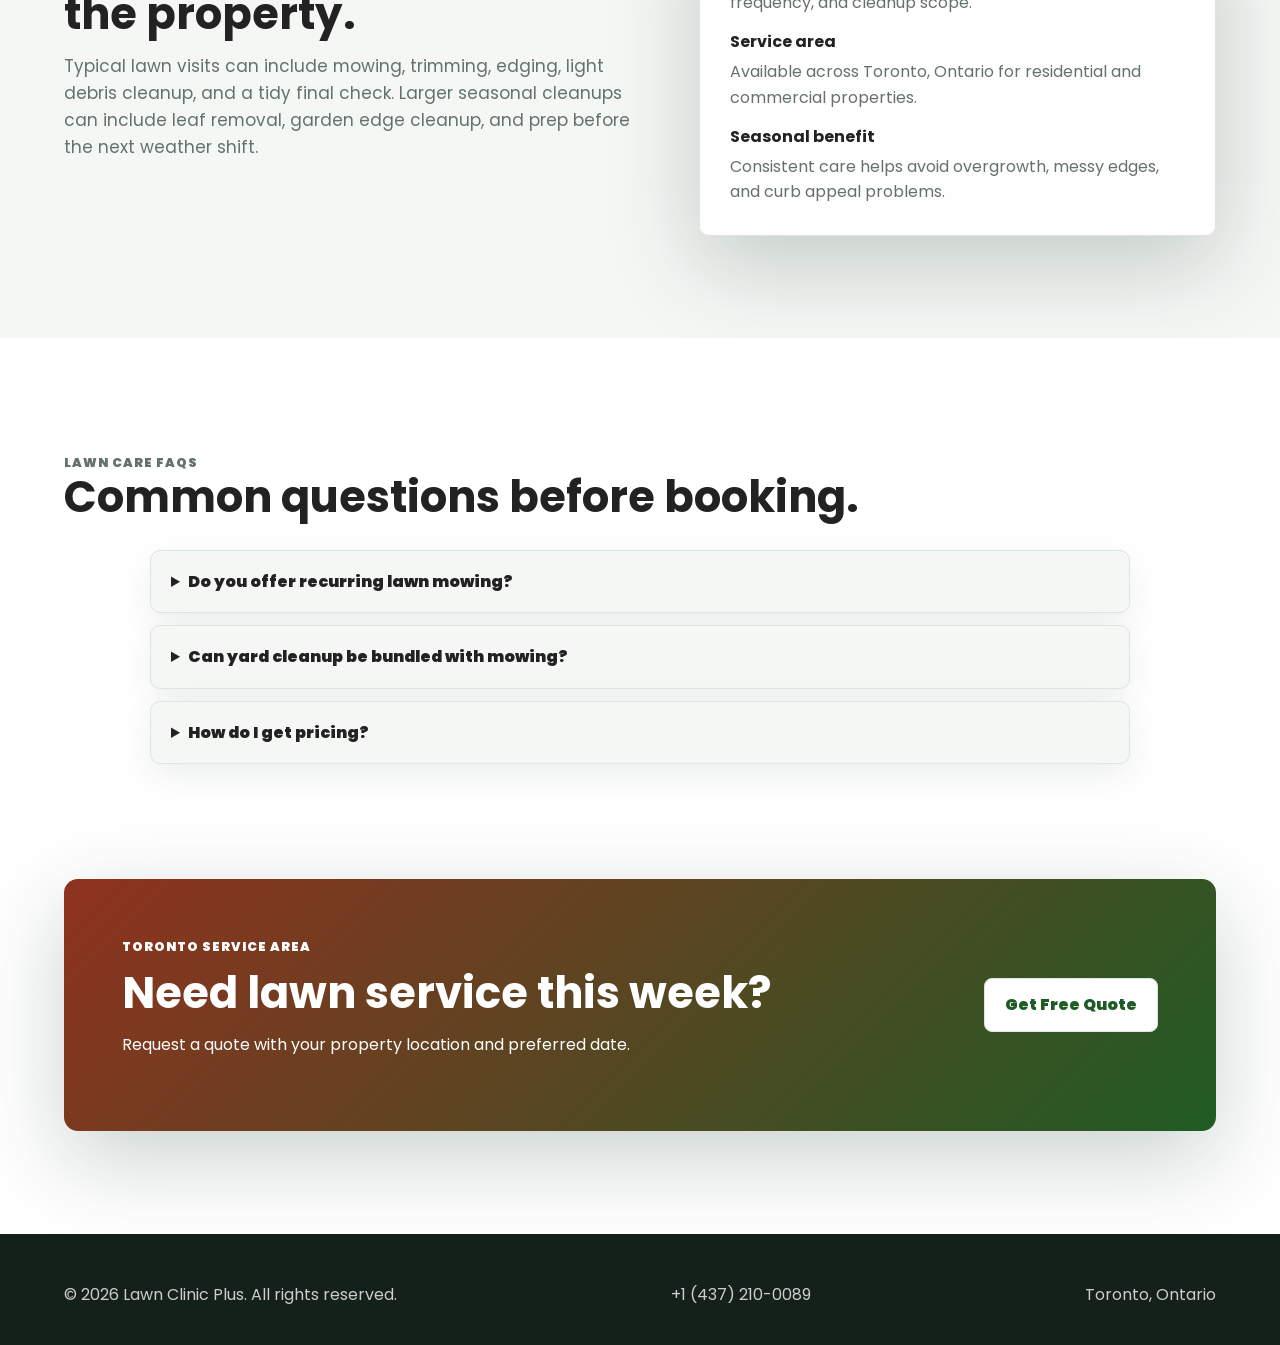
<file: lawn-care.html>
<!doctype html>
<html lang="en">
  <head>
    <meta charset="utf-8">
    <meta name="viewport" content="width=device-width, initial-scale=1">
    <title>Lawn Care Toronto | Lawn Mowing & Yard Cleanup | Lawn Clinic Plus</title>
    <meta name="description" content="Professional lawn care, lawn mowing, yard cleanup, and seasonal maintenance in Toronto. Call Lawn Clinic Plus at +1 (437) 210-0089 for a free quote.">
    <meta name="keywords" content="lawn care Toronto, lawn mowing Toronto, yard cleanup Toronto, seasonal lawn maintenance Toronto">
    <meta property="og:title" content="Lawn Care Toronto | Lawn Clinic Plus">
    <meta property="og:description" content="Reliable lawn care, mowing, cleanup, and seasonal maintenance across Toronto.">
    <meta property="og:image" content="https://samiaxx.github.io/lawnplus/assets/hero-property-care.png">
    <link rel="icon" type="image/svg+xml" href="assets/favicon.svg">
    <link rel="preconnect" href="https://fonts.googleapis.com">
    <link rel="preconnect" href="https://fonts.gstatic.com" crossorigin>
    <link href="https://fonts.googleapis.com/css2?family=Montserrat:wght@500;600;700;800;900&family=Poppins:wght@500;600;700;800&display=swap" rel="stylesheet">
    <link rel="stylesheet" href="styles.css">
  </head>
  <body>
    <header class="site-header">
      <a class="brand" href="index.html"><span class="brand-mark"><img src="assets/brand-mark.svg" alt="" aria-hidden="true"></span><span class="brand-text"><strong>Lawn Clinic</strong><em>Plus</em></span></a>
      <button class="nav-toggle" type="button" aria-expanded="false" aria-controls="site-nav">Menu</button>
      <nav class="site-nav" id="site-nav" aria-label="Main navigation">
        <a href="about.html">About</a><a class="active" href="services.html">Services</a><a href="gallery.html">Gallery</a><a href="quote.html">Request a Quote</a><a href="contact.html">Contact</a>
      </nav>
      <a class="header-call" href="tel:+14372100089">Call +1 (437) 210-0089</a>
    </header>
    <main>
      <section class="service-hero">
        <div>
          <p class="eyebrow">Lawn care in Toronto</p>
          <h1>Lawn mowing, cleanup, and seasonal property care</h1>
          <p>Keep your property neat without chasing schedules. Lawn Clinic Plus supports Toronto homeowners and commercial properties with dependable lawn care and clear communication.</p>
          <div class="hero-actions"><a class="button primary" href="quote.html">Request Lawn Care Quote</a><a class="button secondary" href="tel:+14372100089">Call Now</a></div>
        </div>
        <img src="assets/hero-property-care.png" alt="Neat lawn care service in Toronto">
      </section>
      <section class="section package-grid">
        <article><span class="icon-pill">Mow</span><h2>Routine mowing</h2><p>Scheduled cuts, edging, and tidy finishes for properties that need consistent curb appeal.</p></article>
        <article><span class="icon-pill">Clean</span><h2>Yard cleanup</h2><p>Leaves, debris, garden edges, and seasonal cleanup handled before the property looks neglected.</p></article>
        <article><span class="icon-pill">Plan</span><h2>Seasonal care</h2><p>Spring, summer, and fall maintenance options for residential and commercial properties.</p></article>
      </section>
      <section class="section detail-grid">
        <div>
          <p class="eyebrow">What is included</p>
          <h2>Lawn care built around the property.</h2>
          <p>Typical lawn visits can include mowing, trimming, edging, light debris cleanup, and a tidy final check. Larger seasonal cleanups can include leaf removal, garden edge cleanup, and prep before the next weather shift.</p>
        </div>
        <div class="value-list elevated">
          <div><strong>Quote-based pricing</strong><span>Pricing depends on property size, access, service frequency, and cleanup scope.</span></div>
          <div><strong>Service area</strong><span>Available across Toronto, Ontario for residential and commercial properties.</span></div>
          <div><strong>Seasonal benefit</strong><span>Consistent care helps avoid overgrowth, messy edges, and curb appeal problems.</span></div>
        </div>
      </section>
      <section class="section faq-section">
        <div class="section-heading"><p class="eyebrow">Lawn care FAQs</p><h2>Common questions before booking.</h2></div>
        <details><summary>Do you offer recurring lawn mowing?</summary><p>Yes. Customers can request one-time or recurring lawn care based on property needs and scheduling availability.</p></details>
        <details><summary>Can yard cleanup be bundled with mowing?</summary><p>Yes. Yard cleanup, mowing, and seasonal maintenance can be quoted together for a fuller exterior refresh.</p></details>
        <details><summary>How do I get pricing?</summary><p>Send the property location, service needed, preferred date, and a short message through the quote form.</p></details>
      </section>
      <section class="cta-band emergency"><div><p class="eyebrow">Toronto service area</p><h2>Need lawn service this week?</h2><p>Request a quote with your property location and preferred date.</p></div><a class="button light" href="quote.html">Get Free Quote</a></section>
    </main>
    <footer class="site-footer mini"><p>&copy; 2026 Lawn Clinic Plus. All rights reserved.</p><a href="tel:+14372100089">+1 (437) 210-0089</a><span>Toronto, Ontario</span></footer>
    <div class="mobile-cta"><a href="tel:+14372100089">Call Now</a><a href="quote.html">Get Quote</a></div>
    <script src="script.js"></script>
  </body>
</html>
</file>
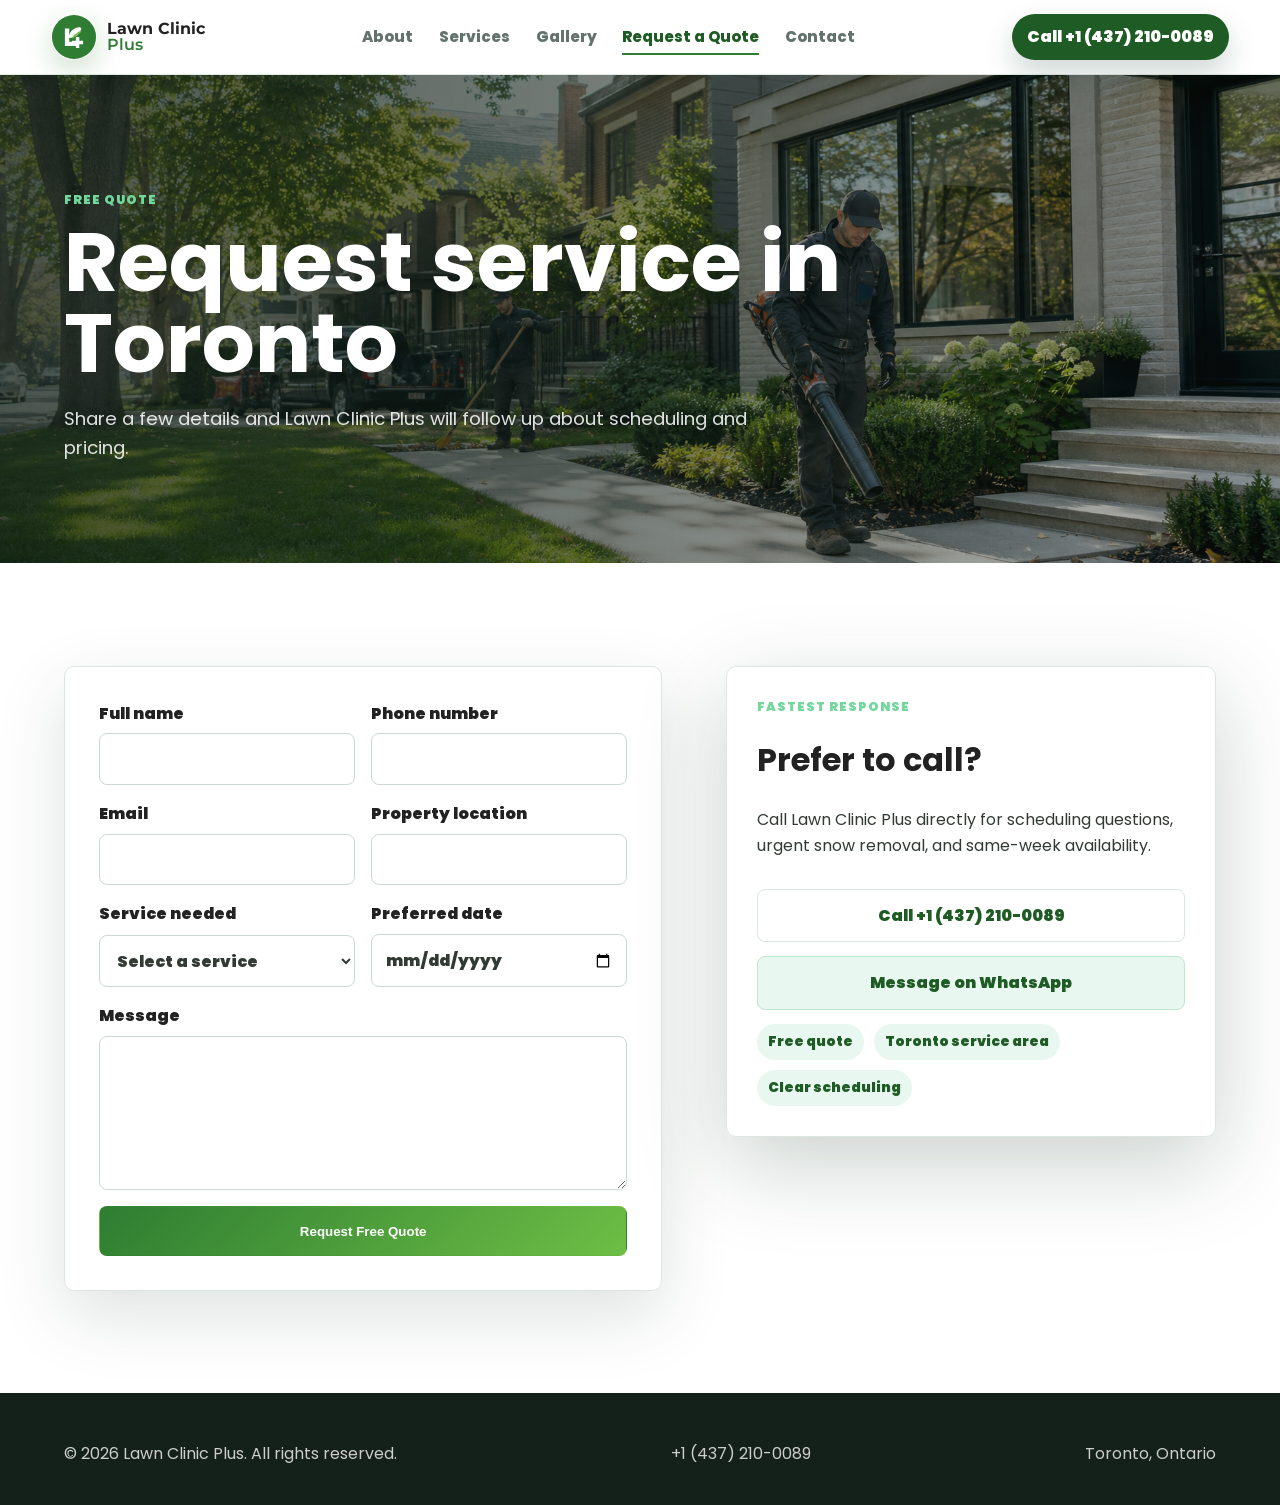
<file: quote.html>
<!doctype html>
<html lang="en">
  <head>
    <meta charset="utf-8">
    <meta name="viewport" content="width=device-width, initial-scale=1">
    <title>Request a Free Quote | Lawn Clinic Plus Toronto</title>
    <meta name="description" content="Request a free quote from Lawn Clinic Plus for Toronto lawn care, snow removal, window washing, lawn mowing, yard cleanup, and seasonal maintenance.">
    <meta name="keywords" content="request lawn care quote Toronto, snow removal quote Toronto, window washing quote Toronto">
    <meta property="og:title" content="Request a Quote | Lawn Clinic Plus">
    <meta property="og:image" content="https://samiaxx.github.io/lawnplus/assets/hero-property-care.png">
    <link rel="icon" type="image/svg+xml" href="assets/favicon.svg">
    <link rel="preconnect" href="https://fonts.googleapis.com">
    <link rel="preconnect" href="https://fonts.gstatic.com" crossorigin>
    <link href="https://fonts.googleapis.com/css2?family=Montserrat:wght@500;600;700;800;900&family=Poppins:wght@500;600;700;800&display=swap" rel="stylesheet">
    <link rel="stylesheet" href="styles.css">
  </head>
  <body>
    <header class="site-header">
      <a class="brand" href="index.html"><span class="brand-mark"><img src="assets/brand-mark.svg" alt="" aria-hidden="true"></span><span class="brand-text"><strong>Lawn Clinic</strong><em>Plus</em></span></a>
      <button class="nav-toggle" type="button" aria-expanded="false" aria-controls="site-nav">Menu</button>
      <nav class="site-nav" id="site-nav" aria-label="Main navigation">
        <a href="about.html">About</a><a href="services.html">Services</a><a href="gallery.html">Gallery</a><a class="active" href="quote.html">Request a Quote</a><a href="contact.html">Contact</a>
      </nav>
      <a class="header-call" href="tel:+14372100089">Call +1 (437) 210-0089</a>
    </header>
    <main>
      <section class="page-hero compact">
        <p class="eyebrow">Free quote</p>
        <h1>Request service in Toronto</h1>
        <p>Share a few details and Lawn Clinic Plus will follow up about scheduling and pricing.</p>
      </section>
      <section class="section form-layout">
        <form class="quote-form premium-form" name="quote-request" method="POST" action="https://formsubmit.co/info@lawnclinicplus.ca" data-form>
          <input type="hidden" name="_subject" value="New Lawn Clinic Plus quote request">
          <input type="hidden" name="_template" value="table">
          <input type="hidden" name="_captcha" value="false">
          <input type="hidden" name="_next" value="https://samiaxx.github.io/lawnplus/thank-you.html">
          <p class="hidden"><label>Do not fill this out <input name="_honey"></label></p>
          <label>Full name<input name="name" autocomplete="name" required></label>
          <label>Phone number<input name="phone" type="tel" autocomplete="tel" required></label>
          <label>Email<input name="email" type="email" autocomplete="email" required></label>
          <label>Property location<input name="location" autocomplete="street-address" required></label>
          <label>Service needed<select name="service" required><option value="">Select a service</option><option>Lawn care</option><option>Snow removal</option><option>Window washing</option><option>Lawn mowing</option><option>Yard cleanup</option><option>Seasonal maintenance</option><option>Residential services</option><option>Commercial property services</option></select></label>
          <label>Preferred date<input name="date" type="date"></label>
          <label class="full">Message<textarea name="message" rows="5" required></textarea></label>
          <button class="button primary" type="submit">Request Free Quote</button>
          <p class="form-note" data-form-note hidden>Thanks. This form is configured to email info@lawnclinicplus.ca. For the fastest response, call +1 (437) 210-0089.</p>
        </form>
        <aside class="contact-card elevated">
          <p class="eyebrow">Fastest response</p>
          <h2>Prefer to call?</h2>
          <p>Call Lawn Clinic Plus directly for scheduling questions, urgent snow removal, and same-week availability.</p>
          <a class="button secondary" href="tel:+14372100089">Call +1 (437) 210-0089</a>
          <a class="button ghost" href="https://wa.me/14372100089">Message on WhatsApp</a>
          <div class="mini-badges"><span>Free quote</span><span>Toronto service area</span><span>Clear scheduling</span></div>
        </aside>
      </section>
    </main>
    <footer class="site-footer mini"><p>&copy; 2026 Lawn Clinic Plus. All rights reserved.</p><a href="tel:+14372100089">+1 (437) 210-0089</a><span>Toronto, Ontario</span></footer>
    <div class="mobile-cta"><a href="tel:+14372100089">Call Now</a><a href="quote.html">Get Quote</a></div>
    <script src="script.js"></script>
  </body>
</html>
</file>
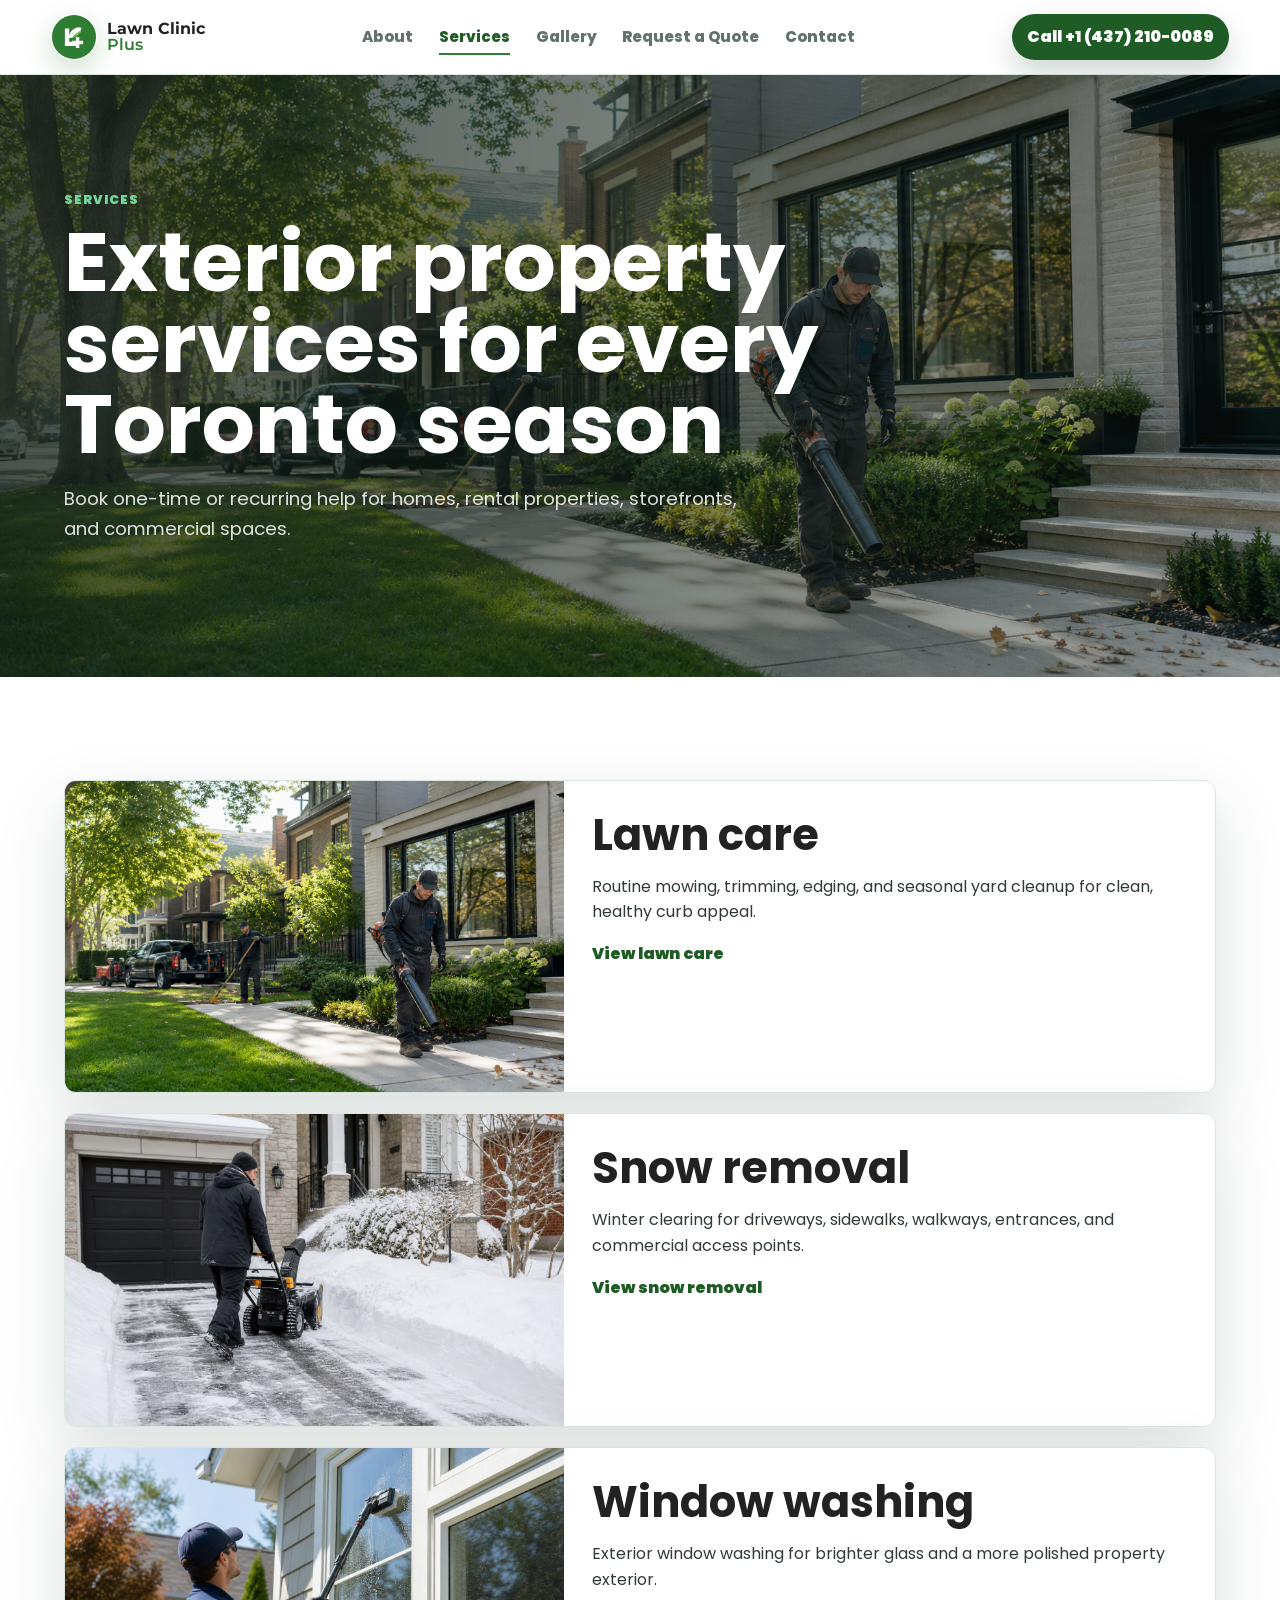
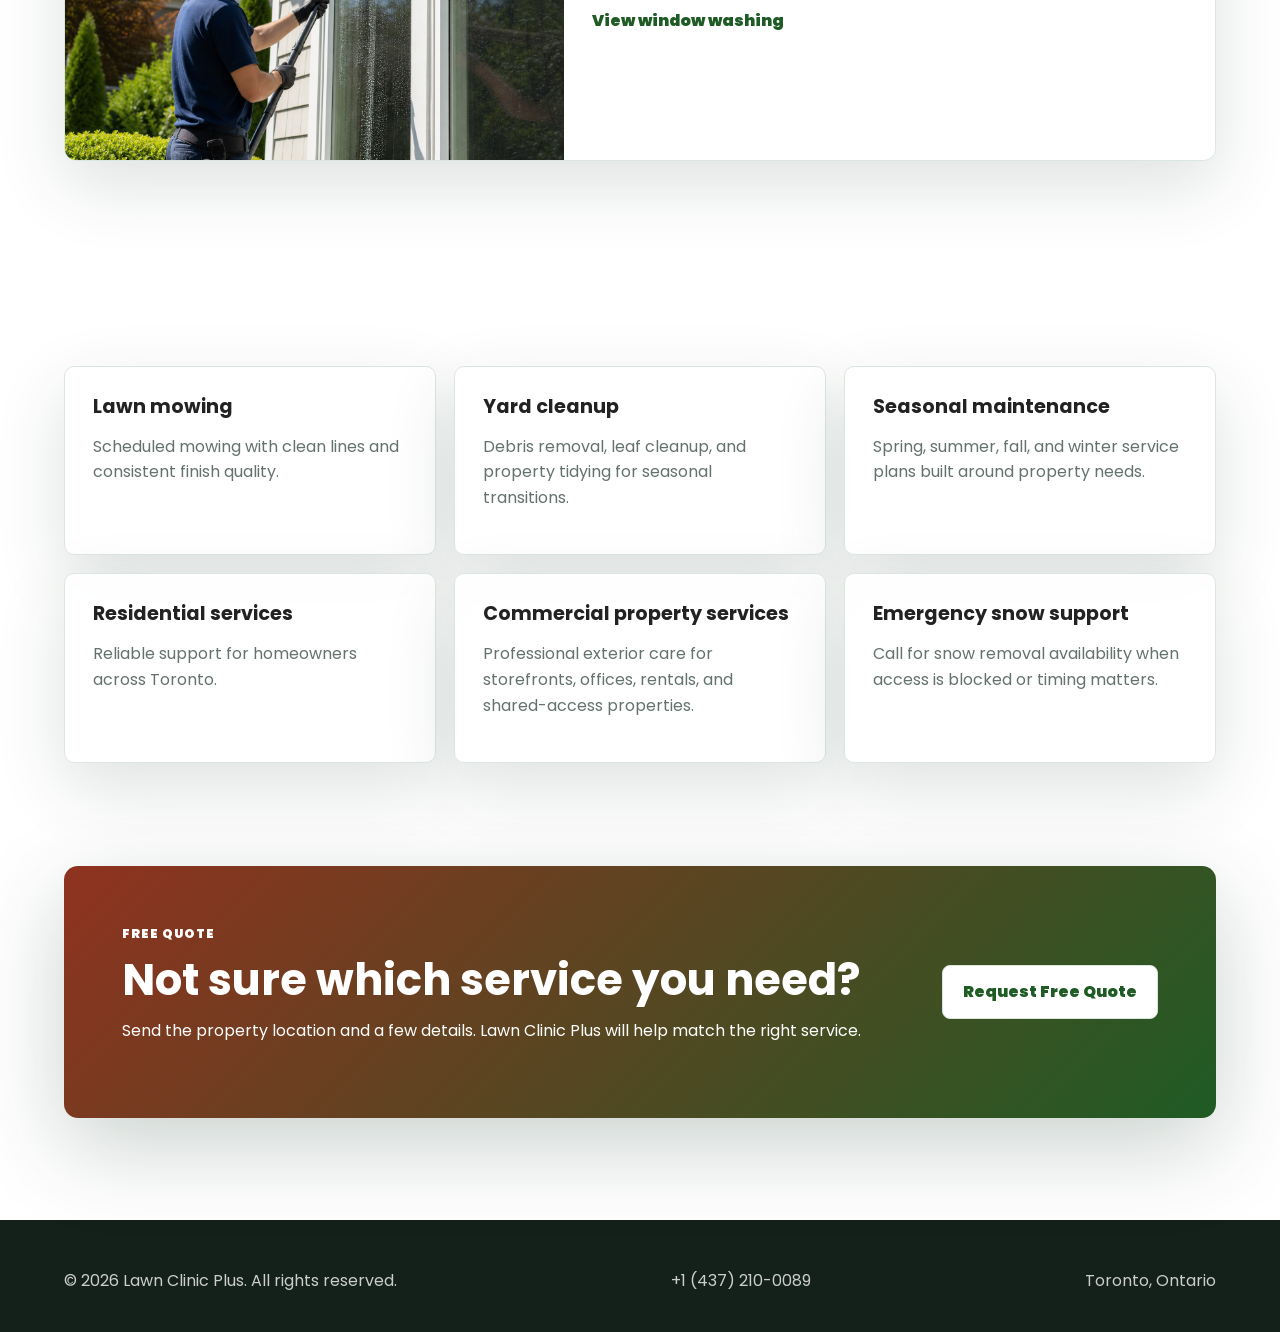
<file: services.html>
<!doctype html>
<html lang="en">
  <head>
    <meta charset="utf-8">
    <meta name="viewport" content="width=device-width, initial-scale=1">
    <title>Toronto Lawn Care, Snow Removal & Window Washing Services | Lawn Clinic Plus</title>
    <meta name="description" content="Explore Lawn Clinic Plus services in Toronto: lawn care, snow removal, window washing, lawn mowing, yard cleanup, seasonal maintenance, residential, and commercial property services.">
    <meta name="keywords" content="Toronto lawn services, Toronto snow removal, Toronto window washing, commercial property services Toronto">
    <meta property="og:title" content="Services | Lawn Clinic Plus Toronto">
    <meta property="og:image" content="https://samiaxx.github.io/lawnplus/assets/hero-property-care.png">
    <link rel="icon" type="image/svg+xml" href="assets/favicon.svg">
    <link rel="preconnect" href="https://fonts.googleapis.com">
    <link rel="preconnect" href="https://fonts.gstatic.com" crossorigin>
    <link href="https://fonts.googleapis.com/css2?family=Montserrat:wght@500;600;700;800;900&family=Poppins:wght@500;600;700;800&display=swap" rel="stylesheet">
    <link rel="stylesheet" href="styles.css">
  </head>
  <body>
    <header class="site-header">
      <a class="brand" href="index.html"><span class="brand-mark"><img src="assets/brand-mark.svg" alt="" aria-hidden="true"></span><span class="brand-text"><strong>Lawn Clinic</strong><em>Plus</em></span></a>
      <button class="nav-toggle" type="button" aria-expanded="false" aria-controls="site-nav">Menu</button>
      <nav class="site-nav" id="site-nav" aria-label="Main navigation">
        <a href="about.html">About</a><a class="active" href="services.html">Services</a><a href="gallery.html">Gallery</a><a href="quote.html">Request a Quote</a><a href="contact.html">Contact</a>
      </nav>
      <a class="header-call" href="tel:+14372100089">Call +1 (437) 210-0089</a>
    </header>
    <main>
      <section class="page-hero">
        <p class="eyebrow">Services</p>
        <h1>Exterior property services for every Toronto season</h1>
        <p>Book one-time or recurring help for homes, rental properties, storefronts, and commercial spaces.</p>
      </section>
      <section class="section service-feature-grid">
        <article class="feature-card"><img src="assets/hero-property-care.png" alt="Lawn care service"><div><h2>Lawn care</h2><p>Routine mowing, trimming, edging, and seasonal yard cleanup for clean, healthy curb appeal.</p><a href="lawn-care.html">View lawn care</a></div></article>
        <article class="feature-card"><img src="assets/snow-removal.png" alt="Snow removal service"><div><h2>Snow removal</h2><p>Winter clearing for driveways, sidewalks, walkways, entrances, and commercial access points.</p><a href="snow-removal.html">View snow removal</a></div></article>
        <article class="feature-card"><img src="assets/window-washing.png" alt="Window washing service"><div><h2>Window washing</h2><p>Exterior window washing for brighter glass and a more polished property exterior.</p><a href="window-washing.html">View window washing</a></div></article>
      </section>
      <section class="section service-list polished">
        <article><h2>Lawn mowing</h2><p>Scheduled mowing with clean lines and consistent finish quality.</p></article>
        <article><h2>Yard cleanup</h2><p>Debris removal, leaf cleanup, and property tidying for seasonal transitions.</p></article>
        <article><h2>Seasonal maintenance</h2><p>Spring, summer, fall, and winter service plans built around property needs.</p></article>
        <article><h2>Residential services</h2><p>Reliable support for homeowners across Toronto.</p></article>
        <article><h2>Commercial property services</h2><p>Professional exterior care for storefronts, offices, rentals, and shared-access properties.</p></article>
        <article><h2>Emergency snow support</h2><p>Call for snow removal availability when access is blocked or timing matters.</p></article>
      </section>
      <section class="cta-band emergency"><div><p class="eyebrow">Free quote</p><h2>Not sure which service you need?</h2><p>Send the property location and a few details. Lawn Clinic Plus will help match the right service.</p></div><a class="button light" href="quote.html">Request Free Quote</a></section>
    </main>
    <footer class="site-footer mini"><p>&copy; 2026 Lawn Clinic Plus. All rights reserved.</p><a href="tel:+14372100089">+1 (437) 210-0089</a><span>Toronto, Ontario</span></footer>
    <div class="mobile-cta"><a href="tel:+14372100089">Call Now</a><a href="quote.html">Get Quote</a></div>
    <script src="script.js"></script>
  </body>
</html>
</file>
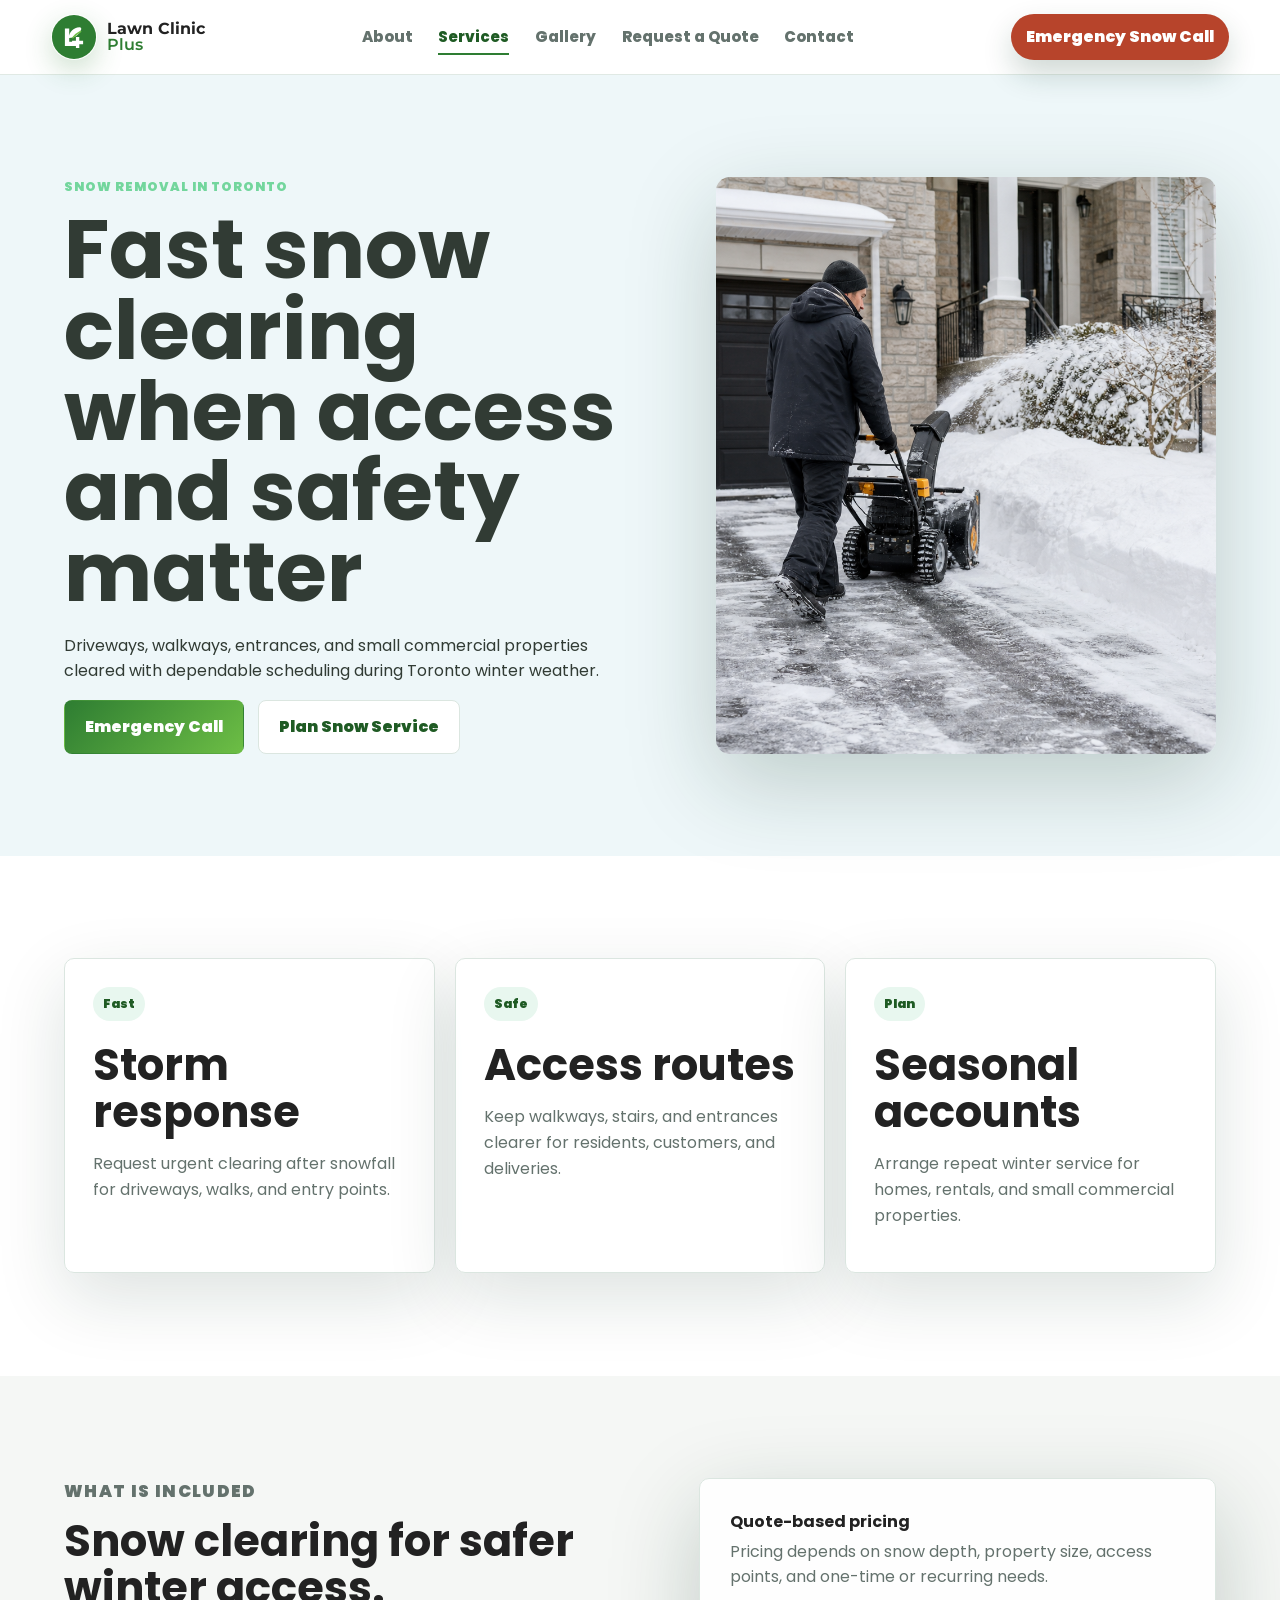
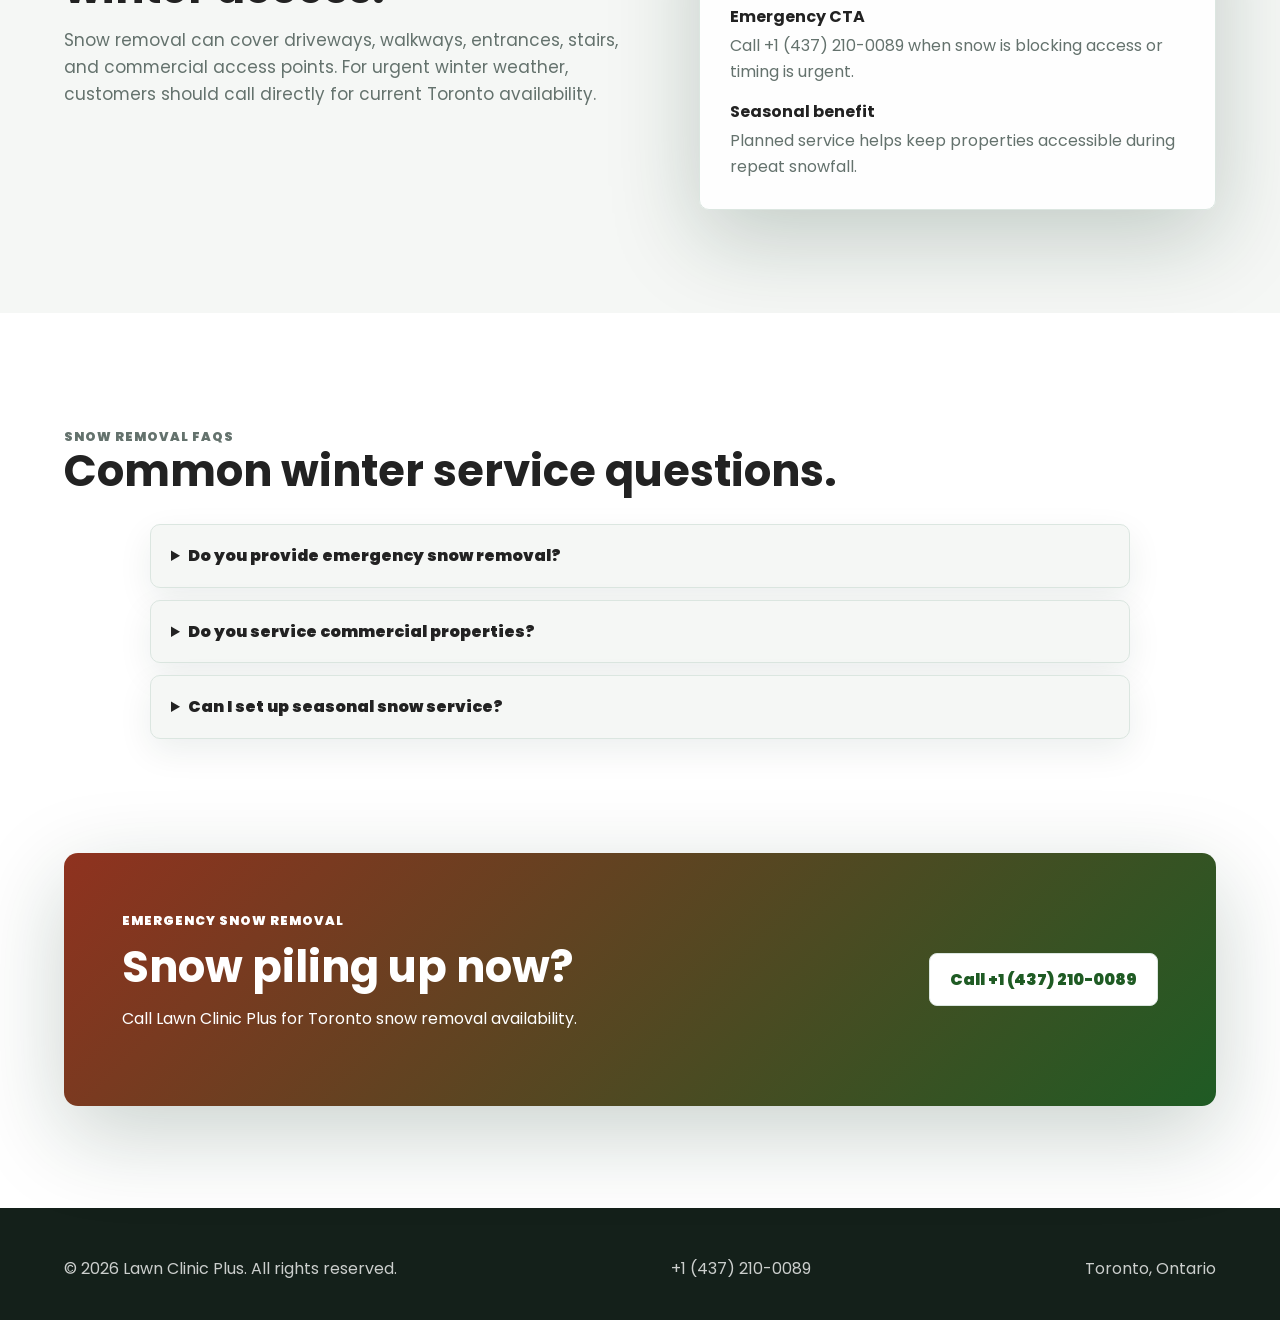
<file: snow-removal.html>
<!doctype html>
<html lang="en">
  <head>
    <meta charset="utf-8">
    <meta name="viewport" content="width=device-width, initial-scale=1">
    <title>Snow Removal Toronto | Emergency Snow Clearing | Lawn Clinic Plus</title>
    <meta name="description" content="Reliable Toronto snow removal for driveways, walkways, entrances, and commercial properties. Call Lawn Clinic Plus at +1 (437) 210-0089.">
    <meta name="keywords" content="snow removal Toronto, emergency snow removal Toronto, driveway snow clearing Toronto, commercial snow removal Toronto">
    <meta property="og:title" content="Snow Removal Toronto | Lawn Clinic Plus">
    <meta property="og:description" content="Dependable snow clearing for Toronto homes and commercial properties.">
    <meta property="og:image" content="https://samiaxx.github.io/lawnplus/assets/snow-removal.png">
    <link rel="icon" type="image/svg+xml" href="assets/favicon.svg">
    <link rel="preconnect" href="https://fonts.googleapis.com">
    <link rel="preconnect" href="https://fonts.gstatic.com" crossorigin>
    <link href="https://fonts.googleapis.com/css2?family=Montserrat:wght@500;600;700;800;900&family=Poppins:wght@500;600;700;800&display=swap" rel="stylesheet">
    <link rel="stylesheet" href="styles.css">
  </head>
  <body>
    <header class="site-header">
      <a class="brand" href="index.html"><span class="brand-mark"><img src="assets/brand-mark.svg" alt="" aria-hidden="true"></span><span class="brand-text"><strong>Lawn Clinic</strong><em>Plus</em></span></a>
      <button class="nav-toggle" type="button" aria-expanded="false" aria-controls="site-nav">Menu</button>
      <nav class="site-nav" id="site-nav" aria-label="Main navigation">
        <a href="about.html">About</a><a class="active" href="services.html">Services</a><a href="gallery.html">Gallery</a><a href="quote.html">Request a Quote</a><a href="contact.html">Contact</a>
      </nav>
      <a class="header-call urgent" href="tel:+14372100089">Emergency Snow Call</a>
    </header>
    <main>
      <section class="service-hero winter">
        <div>
          <p class="eyebrow">Snow removal in Toronto</p>
          <h1>Fast snow clearing when access and safety matter</h1>
          <p>Driveways, walkways, entrances, and small commercial properties cleared with dependable scheduling during Toronto winter weather.</p>
          <div class="hero-actions"><a class="button primary" href="tel:+14372100089">Emergency Call</a><a class="button secondary" href="quote.html">Plan Snow Service</a></div>
        </div>
        <img src="assets/snow-removal.png" alt="Snow removal service clearing a driveway">
      </section>
      <section class="section package-grid">
        <article><span class="icon-pill">Fast</span><h2>Storm response</h2><p>Request urgent clearing after snowfall for driveways, walks, and entry points.</p></article>
        <article><span class="icon-pill">Safe</span><h2>Access routes</h2><p>Keep walkways, stairs, and entrances clearer for residents, customers, and deliveries.</p></article>
        <article><span class="icon-pill">Plan</span><h2>Seasonal accounts</h2><p>Arrange repeat winter service for homes, rentals, and small commercial properties.</p></article>
      </section>
      <section class="section detail-grid">
        <div>
          <p class="eyebrow">What is included</p>
          <h2>Snow clearing for safer winter access.</h2>
          <p>Snow removal can cover driveways, walkways, entrances, stairs, and commercial access points. For urgent winter weather, customers should call directly for current Toronto availability.</p>
        </div>
        <div class="value-list elevated">
          <div><strong>Quote-based pricing</strong><span>Pricing depends on snow depth, property size, access points, and one-time or recurring needs.</span></div>
          <div><strong>Emergency CTA</strong><span>Call +1 (437) 210-0089 when snow is blocking access or timing is urgent.</span></div>
          <div><strong>Seasonal benefit</strong><span>Planned service helps keep properties accessible during repeat snowfall.</span></div>
        </div>
      </section>
      <section class="section faq-section">
        <div class="section-heading"><p class="eyebrow">Snow removal FAQs</p><h2>Common winter service questions.</h2></div>
        <details><summary>Do you provide emergency snow removal?</summary><p>Emergency availability depends on timing and conditions. Call +1 (437) 210-0089 for the fastest response.</p></details>
        <details><summary>Do you service commercial properties?</summary><p>Yes. Lawn Clinic Plus supports residential and commercial properties across Toronto.</p></details>
        <details><summary>Can I set up seasonal snow service?</summary><p>Yes. Request a quote with the property location and access points that need clearing.</p></details>
      </section>
      <section class="cta-band emergency"><div><p class="eyebrow">Emergency snow removal</p><h2>Snow piling up now?</h2><p>Call Lawn Clinic Plus for Toronto snow removal availability.</p></div><a class="button light" href="tel:+14372100089">Call +1 (437) 210-0089</a></section>
    </main>
    <footer class="site-footer mini"><p>&copy; 2026 Lawn Clinic Plus. All rights reserved.</p><a href="tel:+14372100089">+1 (437) 210-0089</a><span>Toronto, Ontario</span></footer>
    <div class="mobile-cta"><a href="tel:+14372100089">Emergency Call</a><a href="quote.html">Get Quote</a></div>
    <script src="script.js"></script>
  </body>
</html>
</file>
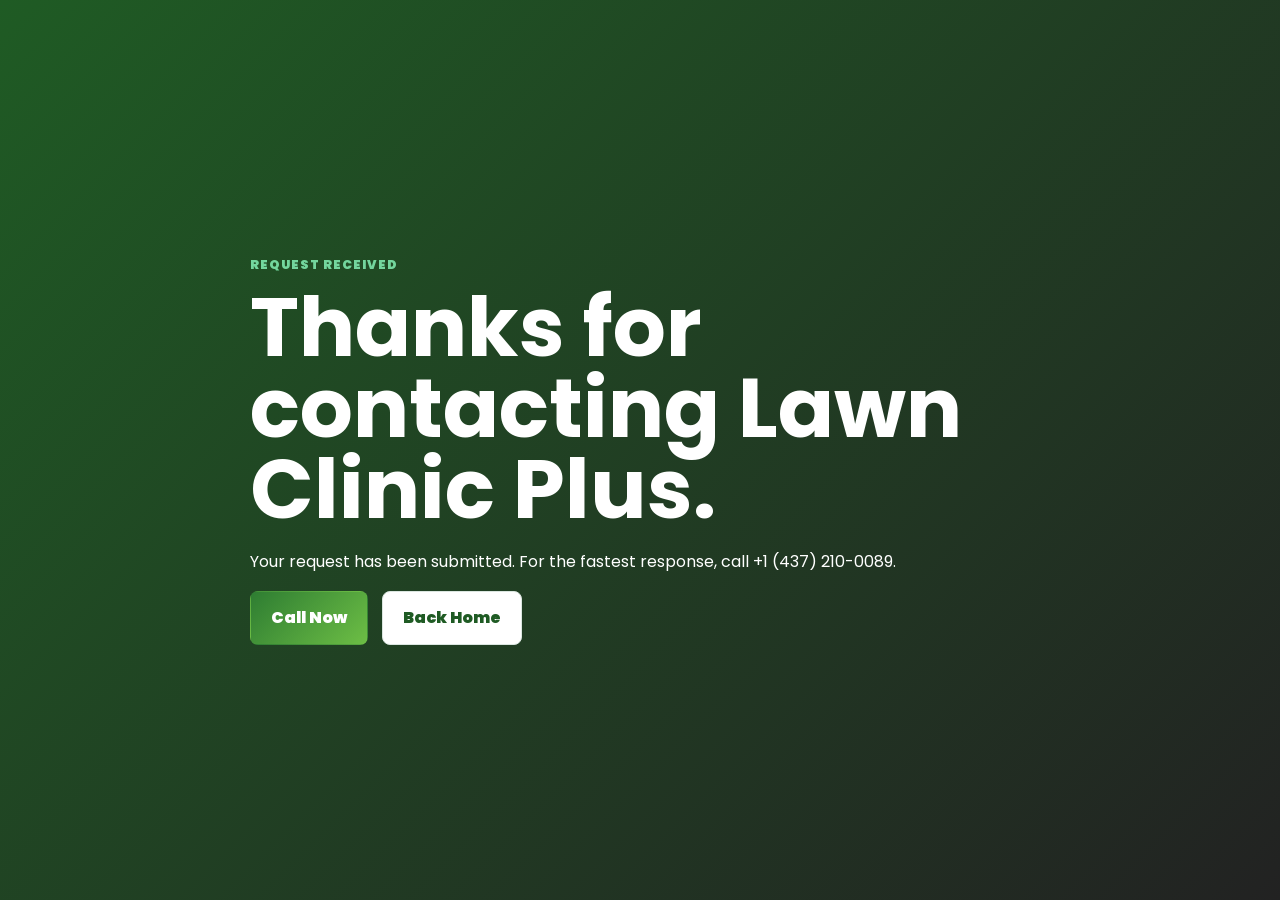
<file: thank-you.html>
<!doctype html>
<html lang="en">
  <head>
    <meta charset="utf-8">
    <meta name="viewport" content="width=device-width, initial-scale=1">
    <title>Thank You | Lawn Clinic Plus</title>
    <meta name="robots" content="noindex">
    <link rel="icon" type="image/svg+xml" href="assets/favicon.svg">
    <link rel="preconnect" href="https://fonts.googleapis.com">
    <link rel="preconnect" href="https://fonts.gstatic.com" crossorigin>
    <link href="https://fonts.googleapis.com/css2?family=Montserrat:wght@500;600;700;800;900&family=Poppins:wght@500;600;700;800&display=swap" rel="stylesheet">
    <link rel="stylesheet" href="styles.css">
  </head>
  <body>
    <main class="thank-you">
      <p class="eyebrow">Request received</p>
      <h1>Thanks for contacting Lawn Clinic Plus.</h1>
      <p>Your request has been submitted. For the fastest response, call +1 (437) 210-0089.</p>
      <div class="hero-actions"><a class="button primary" href="tel:+14372100089">Call Now</a><a class="button secondary" href="index.html">Back Home</a></div>
    </main>
  </body>
</html>
</file>
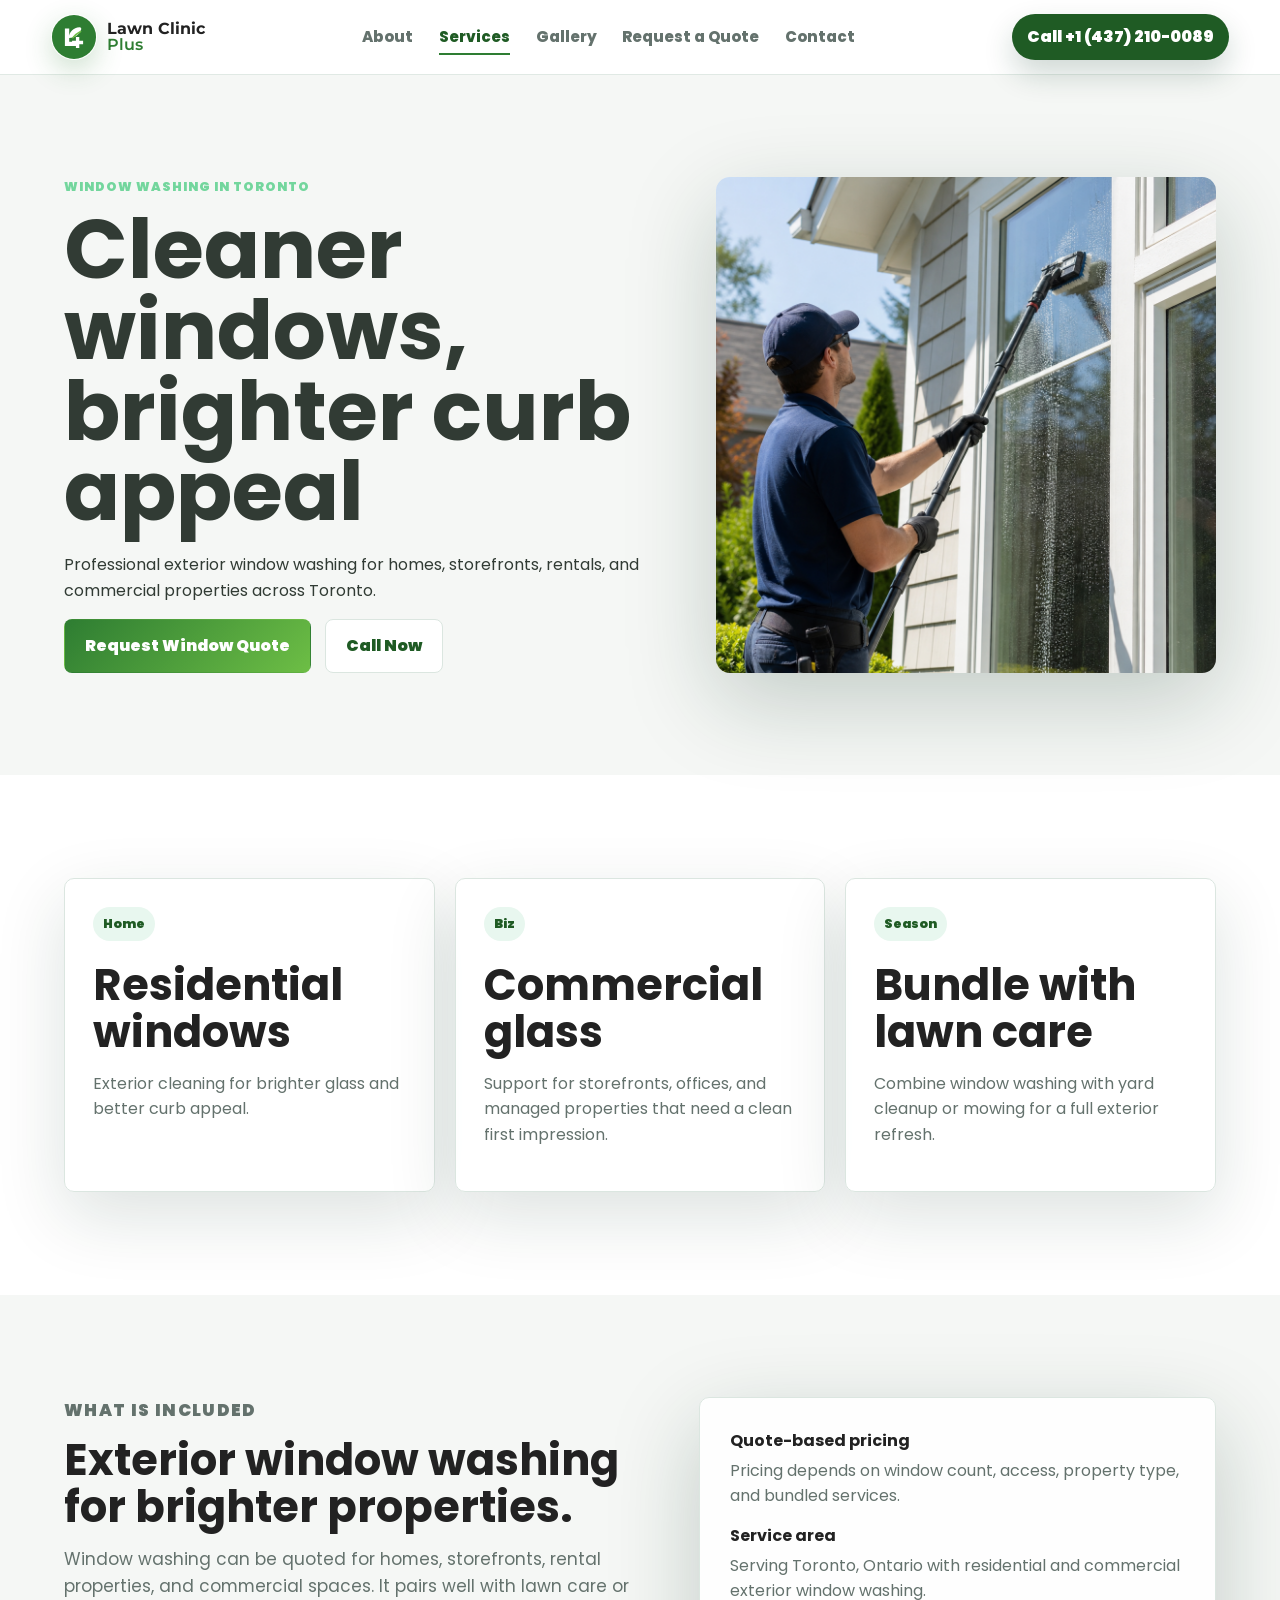
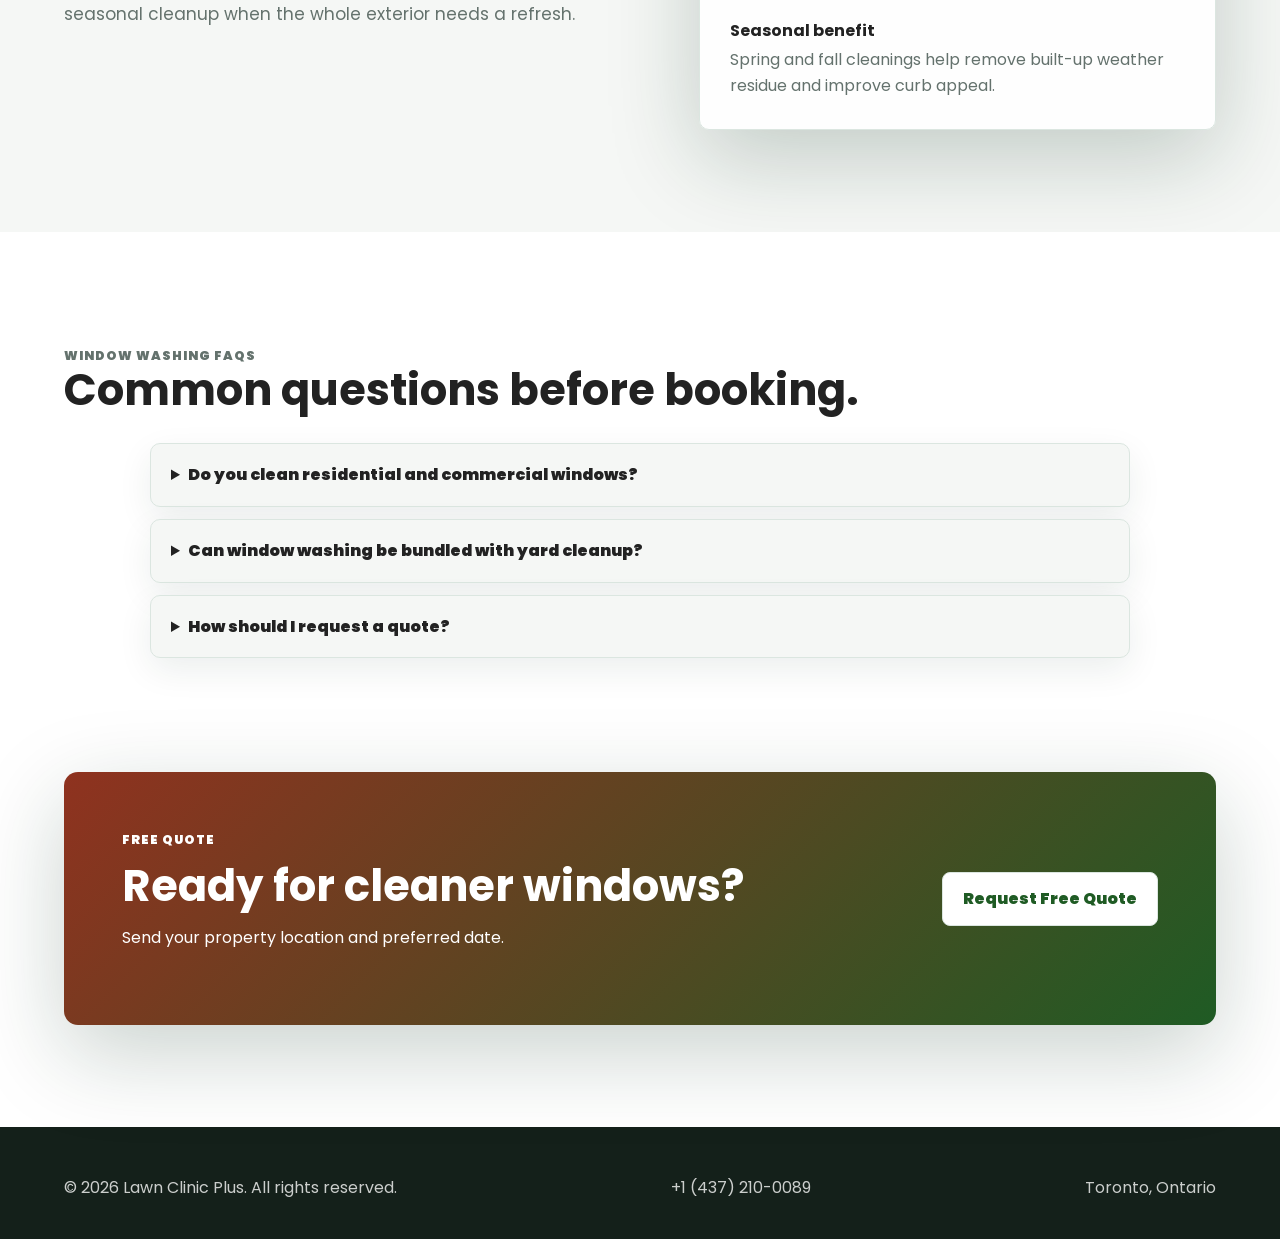
<file: window-washing.html>
<!doctype html>
<html lang="en">
  <head>
    <meta charset="utf-8">
    <meta name="viewport" content="width=device-width, initial-scale=1">
    <title>Window Washing Toronto | Exterior Window Cleaning | Lawn Clinic Plus</title>
    <meta name="description" content="Exterior window washing for Toronto homes and commercial properties. Call Lawn Clinic Plus at +1 (437) 210-0089 for a free quote.">
    <meta name="keywords" content="window washing Toronto, exterior window cleaning Toronto, residential window washing Toronto, commercial window washing Toronto">
    <meta property="og:title" content="Window Washing Toronto | Lawn Clinic Plus">
    <meta property="og:description" content="Clean, bright exterior window washing for Toronto properties.">
    <meta property="og:image" content="https://samiaxx.github.io/lawnplus/assets/window-washing.png">
    <link rel="icon" type="image/svg+xml" href="assets/favicon.svg">
    <link rel="preconnect" href="https://fonts.googleapis.com">
    <link rel="preconnect" href="https://fonts.gstatic.com" crossorigin>
    <link href="https://fonts.googleapis.com/css2?family=Montserrat:wght@500;600;700;800;900&family=Poppins:wght@500;600;700;800&display=swap" rel="stylesheet">
    <link rel="stylesheet" href="styles.css">
  </head>
  <body>
    <header class="site-header">
      <a class="brand" href="index.html"><span class="brand-mark"><img src="assets/brand-mark.svg" alt="" aria-hidden="true"></span><span class="brand-text"><strong>Lawn Clinic</strong><em>Plus</em></span></a>
      <button class="nav-toggle" type="button" aria-expanded="false" aria-controls="site-nav">Menu</button>
      <nav class="site-nav" id="site-nav" aria-label="Main navigation">
        <a href="about.html">About</a><a class="active" href="services.html">Services</a><a href="gallery.html">Gallery</a><a href="quote.html">Request a Quote</a><a href="contact.html">Contact</a>
      </nav>
      <a class="header-call" href="tel:+14372100089">Call +1 (437) 210-0089</a>
    </header>
    <main>
      <section class="service-hero">
        <div>
          <p class="eyebrow">Window washing in Toronto</p>
          <h1>Cleaner windows, brighter curb appeal</h1>
          <p>Professional exterior window washing for homes, storefronts, rentals, and commercial properties across Toronto.</p>
          <div class="hero-actions"><a class="button primary" href="quote.html">Request Window Quote</a><a class="button secondary" href="tel:+14372100089">Call Now</a></div>
        </div>
        <img src="assets/window-washing.png" alt="Exterior window washing service">
      </section>
      <section class="section package-grid">
        <article><span class="icon-pill">Home</span><h2>Residential windows</h2><p>Exterior cleaning for brighter glass and better curb appeal.</p></article>
        <article><span class="icon-pill">Biz</span><h2>Commercial glass</h2><p>Support for storefronts, offices, and managed properties that need a clean first impression.</p></article>
        <article><span class="icon-pill">Season</span><h2>Bundle with lawn care</h2><p>Combine window washing with yard cleanup or mowing for a full exterior refresh.</p></article>
      </section>
      <section class="section detail-grid">
        <div>
          <p class="eyebrow">What is included</p>
          <h2>Exterior window washing for brighter properties.</h2>
          <p>Window washing can be quoted for homes, storefronts, rental properties, and commercial spaces. It pairs well with lawn care or seasonal cleanup when the whole exterior needs a refresh.</p>
        </div>
        <div class="value-list elevated">
          <div><strong>Quote-based pricing</strong><span>Pricing depends on window count, access, property type, and bundled services.</span></div>
          <div><strong>Service area</strong><span>Serving Toronto, Ontario with residential and commercial exterior window washing.</span></div>
          <div><strong>Seasonal benefit</strong><span>Spring and fall cleanings help remove built-up weather residue and improve curb appeal.</span></div>
        </div>
      </section>
      <section class="section faq-section">
        <div class="section-heading"><p class="eyebrow">Window washing FAQs</p><h2>Common questions before booking.</h2></div>
        <details><summary>Do you clean residential and commercial windows?</summary><p>Yes. Request a quote with the property type, location, and any access notes.</p></details>
        <details><summary>Can window washing be bundled with yard cleanup?</summary><p>Yes. Exterior refresh services can be quoted together when scheduling allows.</p></details>
        <details><summary>How should I request a quote?</summary><p>Use the quote form and include property location, preferred date, and window washing details.</p></details>
      </section>
      <section class="cta-band emergency"><div><p class="eyebrow">Free quote</p><h2>Ready for cleaner windows?</h2><p>Send your property location and preferred date.</p></div><a class="button light" href="quote.html">Request Free Quote</a></section>
    </main>
    <footer class="site-footer mini"><p>&copy; 2026 Lawn Clinic Plus. All rights reserved.</p><a href="tel:+14372100089">+1 (437) 210-0089</a><span>Toronto, Ontario</span></footer>
    <div class="mobile-cta"><a href="tel:+14372100089">Call Now</a><a href="quote.html">Get Quote</a></div>
    <script src="script.js"></script>
  </body>
</html>
</file>
<file: styles.css>
:root {
  --green: #2E7D32;
  --green-2: #6DBE45;
  --green-dark: #1f5b24;
  --mint: #e8f7ef;
  --gold: #d6a441;
  --charcoal: #222222;
  --ink: #313b34;
  --muted: #64726d;
  --line: #dbe6e0;
  --white: #ffffff;
  --offwhite: #F5F7F5;
  --ice: #eef7f9;
  --shadow: 0 24px 70px rgba(15, 51, 34, 0.14);
  --shadow-hover: 0 28px 90px rgba(15, 51, 34, 0.22);
}

* { box-sizing: border-box; }
html { scroll-behavior: smooth; }

body {
  margin: 0;
  color: var(--ink);
  background: var(--white);
  font-family: "Poppins", "Montserrat", ui-sans-serif, system-ui, -apple-system, BlinkMacSystemFont, "Segoe UI", Arial, sans-serif;
  line-height: 1.6;
  text-rendering: optimizeLegibility;
}

img { display: block; max-width: 100%; }
a { color: inherit; text-decoration: none; }
.hidden { display: none; }
.muted { color: var(--muted); }

.site-header {
  position: sticky;
  top: 0;
  z-index: 20;
  display: grid;
  grid-template-columns: auto 1fr auto;
  align-items: center;
  gap: 24px;
  padding: 14px clamp(18px, 4vw, 56px);
  background: rgba(255, 255, 255, 0.94);
  border-bottom: 1px solid rgba(219, 230, 224, 0.85);
  backdrop-filter: blur(18px);
}

.brand {
  display: inline-flex;
  align-items: center;
  gap: 10px;
  color: var(--charcoal);
  font-family: "Montserrat", ui-sans-serif, system-ui, sans-serif;
  font-weight: 800;
  white-space: nowrap;
}

.brand-mark {
  display: grid;
  place-items: center;
  width: 46px;
  height: 46px;
  border-radius: 50%;
  box-shadow: 0 10px 28px rgba(46, 125, 50, 0.24);
}

.brand-mark img {
  width: 100%;
  height: 100%;
}

.brand-text {
  display: inline-grid;
  gap: 0;
  line-height: 1.02;
}

.brand-text strong,
.brand-text em {
  font-style: normal;
  letter-spacing: 0;
}

.brand-text em {
  color: var(--green);
  font-weight: 600;
}

.site-nav {
  display: flex;
  justify-content: center;
  align-items: center;
  gap: clamp(12px, 2vw, 26px);
  font-size: 0.94rem;
  font-weight: 800;
}

.site-nav a {
  position: relative;
  color: var(--muted);
  padding: 8px 0;
}

.site-nav a::after {
  content: "";
  position: absolute;
  left: 0;
  right: 0;
  bottom: 2px;
  height: 2px;
  background: var(--green);
  transform: scaleX(0);
  transform-origin: left;
  transition: transform 180ms ease;
}

.site-nav a:hover,
.site-nav .active { color: var(--green-dark); }
.site-nav a:hover::after,
.site-nav .active::after { transform: scaleX(1); }

.header-call {
  color: var(--white);
  background: var(--green-dark);
  border-radius: 999px;
  padding: 10px 15px;
  font-weight: 900;
  white-space: nowrap;
  box-shadow: 0 14px 30px rgba(13, 61, 40, 0.2);
}

.header-call.urgent { background: #b7442b; }
.nav-toggle { display: none; }

.hero {
  position: relative;
  min-height: calc(100vh - 73px);
  display: grid;
  align-items: center;
  padding: clamp(54px, 7vw, 104px) clamp(18px, 5vw, 76px);
  overflow: hidden;
  background: var(--charcoal);
}

.hero::before {
  content: "";
  position: absolute;
  inset: auto 0 0;
  height: 28%;
  background: linear-gradient(0deg, rgba(23, 32, 28, 0.8), transparent);
  z-index: 1;
}

.hero-media {
  position: absolute;
  inset: 0;
}

.hero-media::after {
  content: "";
  position: absolute;
  inset: 0;
  background:
    radial-gradient(circle at 18% 22%, rgba(37, 160, 96, 0.2), transparent 32%),
    linear-gradient(90deg, rgba(9, 20, 15, 0.92) 0%, rgba(9, 20, 15, 0.7) 45%, rgba(9, 20, 15, 0.18) 100%);
}

.hero-media img,
.service-hero img,
.feature-card img,
.split-photo img {
  width: 100%;
  height: 100%;
  object-fit: cover;
}

.hero-content {
  position: relative;
  z-index: 2;
  max-width: 780px;
  color: var(--white);
}

.eyebrow {
  margin: 0 0 12px;
  color: #73d69d;
  font-size: 0.78rem;
  font-weight: 900;
  letter-spacing: 0.08em;
  text-transform: uppercase;
}

h1, h2, h3, p { margin-top: 0; }

h1 {
  margin-bottom: 20px;
  color: inherit;
  font-size: clamp(2.45rem, 6.5vw, 5.75rem);
  line-height: 0.97;
  letter-spacing: 0;
}

h2 {
  margin-bottom: 16px;
  color: var(--charcoal);
  font-size: clamp(1.75rem, 3.4vw, 3.15rem);
  line-height: 1.08;
  letter-spacing: 0;
}

h3 {
  margin-bottom: 10px;
  color: var(--charcoal);
  font-size: 1.22rem;
}

.hero p {
  max-width: 680px;
  margin-bottom: 28px;
  color: rgba(255, 255, 255, 0.9);
  font-size: clamp(1.04rem, 2vw, 1.28rem);
}

.hero-actions,
.cta-band,
.quote-strip {
  display: flex;
  flex-wrap: wrap;
  gap: 14px;
  align-items: center;
}

.button {
  display: inline-flex;
  justify-content: center;
  align-items: center;
  min-height: 50px;
  padding: 13px 20px;
  border: 1px solid transparent;
  border-radius: 8px;
  font-weight: 900;
  text-align: center;
  cursor: pointer;
  transition: transform 180ms ease, box-shadow 180ms ease, background 180ms ease;
}

.button:hover {
  transform: translateY(-2px);
  box-shadow: 0 16px 34px rgba(15, 51, 34, 0.18);
}

.button.primary {
  color: var(--white);
  background: linear-gradient(135deg, var(--green), var(--green-2));
}

.button.secondary,
.button.light {
  color: var(--green-dark);
  background: var(--white);
  border-color: var(--line);
}

.button.ghost {
  color: var(--green-dark);
  background: var(--mint);
  border-color: #bfe7cf;
}

.emergency-button {
  color: var(--white);
  background: #b7442b;
}

.hero-proof,
.badge-row,
.mini-badges {
  display: flex;
  flex-wrap: wrap;
  gap: 10px;
}

.hero-proof {
  margin-top: 28px;
}

.hero-proof span,
.badge-row span,
.mini-badges span {
  display: inline-flex;
  align-items: center;
  min-height: 34px;
  padding: 7px 11px;
  border-radius: 999px;
  font-size: 0.86rem;
  font-weight: 850;
}

.hero-proof span {
  color: var(--white);
  background: rgba(255, 255, 255, 0.14);
  border: 1px solid rgba(255, 255, 255, 0.22);
}

.badge-row span,
.mini-badges span {
  color: var(--green-dark);
  background: var(--mint);
}

.section {
  padding: clamp(58px, 8vw, 110px) clamp(18px, 5vw, 76px);
}

.section-heading {
  max-width: 820px;
  margin-bottom: 30px;
}

.intro-grid,
.two-column,
.form-layout,
.contact-layout,
.local-seo {
  display: grid;
  grid-template-columns: minmax(0, 1.1fr) minmax(280px, 0.9fr);
  gap: clamp(28px, 5vw, 72px);
  align-items: start;
}

.intro-grid.alt,
.local-seo,
.pain-grid,
.testimonials {
  background: var(--offwhite);
}

.intro-grid p,
.two-column p,
.local-seo p {
  max-width: 740px;
  color: var(--muted);
  font-size: 1.06rem;
}

.pain-grid {
  display: grid;
  grid-template-columns: repeat(3, minmax(0, 1fr));
  gap: 18px;
}

.pain-grid .section-heading {
  grid-column: 1 / -1;
}

.pain-grid article,
.package-grid article,
.service-grid article,
.service-list article,
.testimonial-grid article,
.value-list,
.trust-panel,
.contact-card,
.contact-details,
.premium-form {
  background: rgba(255, 255, 255, 0.94);
  border: 1px solid var(--line);
  border-radius: 10px;
  box-shadow: var(--shadow);
}

.pain-grid article,
.package-grid article,
.service-grid article,
.service-list article,
.testimonial-grid article {
  padding: 28px;
  transition: transform 190ms ease, box-shadow 190ms ease, border-color 190ms ease;
}

.pain-grid article:hover,
.package-grid article:hover,
.service-grid article:hover,
.service-list article:hover,
.testimonial-grid article:hover,
.feature-card:hover {
  transform: translateY(-5px);
  box-shadow: var(--shadow-hover);
  border-color: #b9ddc7;
}

.trust-panel,
.value-list,
.contact-card,
.contact-details {
  display: grid;
  gap: 14px;
  padding: 30px;
}

.elevated { box-shadow: var(--shadow-hover); }

.trust-panel div,
.value-list div,
.contact-details div {
  display: grid;
  gap: 4px;
}

.trust-panel strong,
.value-list strong,
.contact-details strong {
  color: var(--charcoal);
}

.trust-panel span,
.value-list span,
.contact-details span,
.service-list p,
.service-grid p,
.package-grid p,
.testimonial-grid p {
  color: var(--muted);
}

.service-grid,
.package-grid,
.testimonial-grid,
.comparison-grid {
  display: grid;
  grid-template-columns: repeat(3, minmax(0, 1fr));
  gap: 20px;
}

.testimonial-grid.expanded {
  grid-template-columns: repeat(5, minmax(0, 1fr));
}

.package-grid a,
.feature-card a {
  color: var(--green-dark);
  font-weight: 900;
}

.icon-pill {
  display: inline-flex;
  margin-bottom: 20px;
  padding: 7px 10px;
  color: var(--green-dark);
  background: var(--mint);
  border-radius: 999px;
  font-size: 0.78rem;
  font-weight: 950;
}

.local-seo ul {
  margin: 0;
  padding: 26px 28px;
  background: var(--white);
  border: 1px solid var(--line);
  border-radius: 10px;
  box-shadow: var(--shadow);
  list-style-position: inside;
  color: var(--muted);
  font-weight: 800;
}

.detail-grid {
  display: grid;
  grid-template-columns: minmax(0, 1.05fr) minmax(280px, 0.95fr);
  gap: clamp(28px, 5vw, 72px);
  align-items: start;
  background: var(--offwhite);
}

.detail-grid p {
  max-width: 720px;
  color: var(--muted);
  font-size: 1.06rem;
}

.faq-section {
  background: var(--white);
}

.faq-section details {
  max-width: 980px;
  margin: 0 auto 12px;
  padding: 18px 20px;
  background: var(--offwhite);
  border: 1px solid var(--line);
  border-radius: 10px;
  box-shadow: 0 12px 34px rgba(15, 51, 34, 0.08);
}

.faq-section summary {
  color: var(--charcoal);
  font-weight: 900;
  cursor: pointer;
}

.faq-section p {
  margin: 12px 0 0;
  color: var(--muted);
}

.local-seo li + li {
  margin-top: 12px;
}

.page-hero {
  padding: clamp(64px, 9vw, 124px) clamp(18px, 5vw, 76px);
  color: var(--white);
  background:
    linear-gradient(90deg, rgba(18, 31, 24, 0.76) 0%, rgba(18, 31, 24, 0.58) 46%, rgba(18, 31, 24, 0.28) 100%),
    url("assets/hero-property-care.png") center / cover;
}

.page-hero.compact { padding-bottom: clamp(46px, 7vw, 82px); }
.page-hero h1 { max-width: 960px; }
.page-hero p:not(.eyebrow) {
  max-width: 700px;
  color: rgba(255, 255, 255, 0.86);
  font-size: 1.16rem;
}

.service-feature-grid {
  display: grid;
  grid-template-columns: 1fr;
  gap: 20px;
}

.feature-card {
  display: grid;
  grid-template-columns: minmax(260px, 0.8fr) 1fr;
  gap: 28px;
  overflow: hidden;
  border: 1px solid var(--line);
  border-radius: 12px;
  background: var(--white);
  box-shadow: var(--shadow);
  transition: transform 190ms ease, box-shadow 190ms ease;
}

.feature-card img {
  aspect-ratio: 16 / 10;
}

.feature-card div {
  padding: 30px 30px 30px 0;
}

.service-list {
  display: grid;
  grid-template-columns: repeat(3, minmax(0, 1fr));
  gap: 18px;
}

.service-list h2 {
  font-size: 1.2rem;
  line-height: 1.2;
}

.service-hero {
  display: grid;
  grid-template-columns: minmax(0, 1fr) minmax(300px, 0.85fr);
  gap: clamp(28px, 5vw, 72px);
  align-items: center;
  padding: clamp(56px, 8vw, 110px) clamp(18px, 5vw, 76px);
  background: var(--offwhite);
}

.service-hero img {
  min-height: 420px;
  border-radius: 14px;
  box-shadow: var(--shadow-hover);
}

.service-hero.winter { background: var(--ice); }

.comparison-grid.large {
  grid-template-columns: repeat(2, minmax(0, 1fr));
}

.comparison-grid article {
  overflow: hidden;
  background: var(--white);
  border: 1px solid var(--line);
  border-radius: 12px;
  box-shadow: var(--shadow);
}

.comparison-grid h2,
.comparison-grid h3,
.comparison-grid p {
  padding-inline: 22px;
}

.comparison-grid h2,
.comparison-grid h3 {
  margin-top: 20px;
}

.split-photo {
  position: relative;
  height: 260px;
  overflow: hidden;
}

.split-photo::before {
  content: "Before";
  position: absolute;
  left: 14px;
  top: 14px;
  z-index: 2;
  padding: 6px 10px;
  color: var(--white);
  background: rgba(23, 32, 28, 0.72);
  border-radius: 999px;
  font-size: 0.78rem;
  font-weight: 900;
}

.split-photo::after {
  content: "";
  position: absolute;
  inset: 0 50% 0 0;
  background: rgba(23, 32, 28, 0.36);
  border-right: 3px solid var(--white);
}

.split-photo span {
  position: absolute;
  right: 14px;
  top: 14px;
  z-index: 2;
  padding: 6px 10px;
  color: var(--green-dark);
  background: var(--white);
  border-radius: 999px;
  font-size: 0.78rem;
  font-weight: 900;
}

.stars {
  margin-bottom: 14px;
  color: var(--gold);
  font-weight: 900;
}

.testimonial-grid h3 {
  font-size: 1.02rem;
}

.cta-band,
.quote-strip {
  justify-content: space-between;
  margin: 0 clamp(18px, 5vw, 76px) clamp(58px, 8vw, 110px);
  padding: clamp(30px, 5vw, 58px);
  color: var(--white);
  background: linear-gradient(135deg, var(--green-dark), #14583a);
  border-radius: 14px;
  box-shadow: var(--shadow-hover);
}

.cta-band.emergency {
  background: linear-gradient(135deg, #8f321f, var(--green-dark));
}

.quote-strip {
  margin-top: clamp(40px, 6vw, 80px);
  background: var(--offwhite);
  color: var(--ink);
  border: 1px solid var(--line);
}

.cta-band h2,
.cta-band p { color: var(--white); }
.quote-strip h2 { color: var(--charcoal); }
.quote-strip p { color: var(--muted); }

.quote-form {
  display: grid;
  grid-template-columns: repeat(2, minmax(0, 1fr));
  gap: 16px;
}

.premium-form {
  padding: clamp(22px, 4vw, 34px);
}

.quote-form label {
  display: grid;
  gap: 7px;
  color: var(--charcoal);
  font-weight: 850;
}

.quote-form input,
.quote-form select,
.quote-form textarea {
  width: 100%;
  min-height: 50px;
  padding: 12px 13px;
  color: var(--ink);
  background: var(--white);
  border: 1px solid #cbd8d2;
  border-radius: 8px;
  font: inherit;
  transition: border-color 160ms ease, box-shadow 160ms ease;
}

.quote-form input:focus,
.quote-form select:focus,
.quote-form textarea:focus {
  outline: none;
  border-color: var(--green);
  box-shadow: 0 0 0 4px rgba(37, 160, 96, 0.14);
}

.quote-form textarea { resize: vertical; }
.quote-form .full,
.quote-form button,
.form-note { grid-column: 1 / -1; }

.form-note {
  margin: 0;
  padding: 14px;
  color: var(--green-dark);
  background: var(--mint);
  border: 1px solid #b9e1c8;
  border-radius: 8px;
  font-weight: 850;
}

.compact-form {
  background: var(--offwhite);
}

.contact-card h2 { font-size: 2rem; }
.hours span { display: block; }

.contact-actions {
  display: grid;
  grid-template-columns: 1fr 1fr;
  gap: 10px;
}

.map-wrap {
  margin: 0 clamp(18px, 5vw, 76px) clamp(58px, 8vw, 110px);
  border: 1px solid var(--line);
  border-radius: 14px;
  overflow: hidden;
  box-shadow: var(--shadow);
}

.map-wrap iframe {
  display: block;
  width: 100%;
  height: 430px;
  border: 0;
}

.thank-you {
  min-height: 100vh;
  display: grid;
  place-content: center;
  padding: 30px;
  color: var(--white);
  background: linear-gradient(135deg, var(--green-dark), var(--charcoal));
}

.thank-you h1 {
  max-width: 780px;
}

.site-footer {
  display: grid;
  grid-template-columns: 1.2fr repeat(3, 1fr);
  gap: 28px;
  padding: 48px clamp(18px, 5vw, 76px) 30px;
  color: rgba(255, 255, 255, 0.78);
  background: #14201a;
}

.site-footer strong {
  display: block;
  margin-bottom: 10px;
  color: var(--white);
}

.site-footer a,
.site-footer span {
  display: block;
  margin-bottom: 6px;
}

.site-footer p { margin-bottom: 8px; }

.copyright {
  grid-column: 1 / -1;
  margin-top: 18px;
  padding-top: 18px;
  border-top: 1px solid rgba(255, 255, 255, 0.14);
}

.site-footer.mini {
  display: flex;
  flex-wrap: wrap;
  justify-content: space-between;
  gap: 16px;
}

.mobile-cta {
  display: none;
}

.reveal {
  opacity: 1;
  transform: none;
  transition: transform 220ms ease, box-shadow 220ms ease;
}

.reveal.in-view {
  opacity: 1;
  transform: translateY(0);
}

@media (prefers-reduced-motion: reduce) {
  *, *::before, *::after {
    scroll-behavior: auto !important;
    transition: none !important;
  }
  .reveal {
    opacity: 1;
    transform: none;
  }
}

@media (max-width: 1080px) {
  .site-header { grid-template-columns: auto auto; }

  .nav-toggle {
    display: inline-flex;
    justify-self: end;
    min-height: 40px;
    padding: 8px 12px;
    color: var(--white);
    background: var(--green);
    border: 0;
    border-radius: 8px;
    font-weight: 900;
  }

  .site-nav,
  .header-call { display: none; }

  .site-nav.open {
    display: grid;
    grid-column: 1 / -1;
    justify-content: stretch;
    gap: 4px;
    padding-top: 12px;
  }

  .site-nav.open a {
    padding: 12px;
    background: var(--offwhite);
    border-radius: 8px;
  }

  .site-nav.open a::after { display: none; }

  .intro-grid,
  .two-column,
  .form-layout,
  .contact-layout,
  .local-seo,
  .detail-grid,
  .service-hero,
  .feature-card {
    grid-template-columns: 1fr;
  }

  .feature-card div {
    padding: 0 26px 28px;
  }

  .pain-grid,
  .service-grid,
  .package-grid,
  .testimonial-grid,
  .testimonial-grid.expanded,
  .comparison-grid,
  .comparison-grid.large,
  .service-list,
  .site-footer {
    grid-template-columns: repeat(2, minmax(0, 1fr));
  }
}

@media (max-width: 680px) {
  body { padding-bottom: 68px; }

  .hero {
    min-height: auto;
    padding-top: 58px;
    padding-bottom: 104px;
  }

  .hero-media::after {
    background: linear-gradient(90deg, rgba(9, 20, 15, 0.82), rgba(9, 20, 15, 0.62));
  }

  h1 {
    font-size: clamp(2.25rem, 13vw, 3.8rem);
  }

  .hero h1 {
    font-size: clamp(2.05rem, 10vw, 3rem);
    line-height: 1.02;
  }

  .hero p {
    font-size: 1rem;
    margin-bottom: 20px;
  }

  .hero-actions {
    gap: 10px;
  }

  .hero-proof {
    display: none;
  }

  .button { width: 100%; }

  .pain-grid,
  .service-grid,
  .package-grid,
  .testimonial-grid,
  .testimonial-grid.expanded,
  .comparison-grid,
  .comparison-grid.large,
  .service-list,
  .quote-form,
  .site-footer {
    grid-template-columns: 1fr;
  }

  .contact-actions {
    grid-template-columns: 1fr;
  }

  .service-hero img,
  .split-photo {
    min-height: 260px;
    height: 260px;
  }

  .site-footer.mini {
    display: grid;
  }

  .mobile-cta {
    position: fixed;
    left: max(8px, env(safe-area-inset-left));
    right: max(8px, env(safe-area-inset-right));
    bottom: max(8px, env(safe-area-inset-bottom));
    z-index: 30;
    display: grid;
    grid-template-columns: minmax(0, 1fr) minmax(0, 1fr);
    gap: 8px;
    padding: 8px;
    background: rgba(255, 255, 255, 0.94);
    border: 1px solid var(--line);
    border-radius: 14px;
    box-shadow: var(--shadow-hover);
    backdrop-filter: blur(14px);
  }

  .mobile-cta a {
    display: grid;
    place-items: center;
    min-height: 48px;
    padding: 0 8px;
    color: var(--white);
    background: var(--green-dark);
    border-radius: 8px;
    font-weight: 950;
    font-size: 0.95rem;
    white-space: nowrap;
  }

  .mobile-cta a:last-child {
    background: var(--green);
  }
}
</file>
